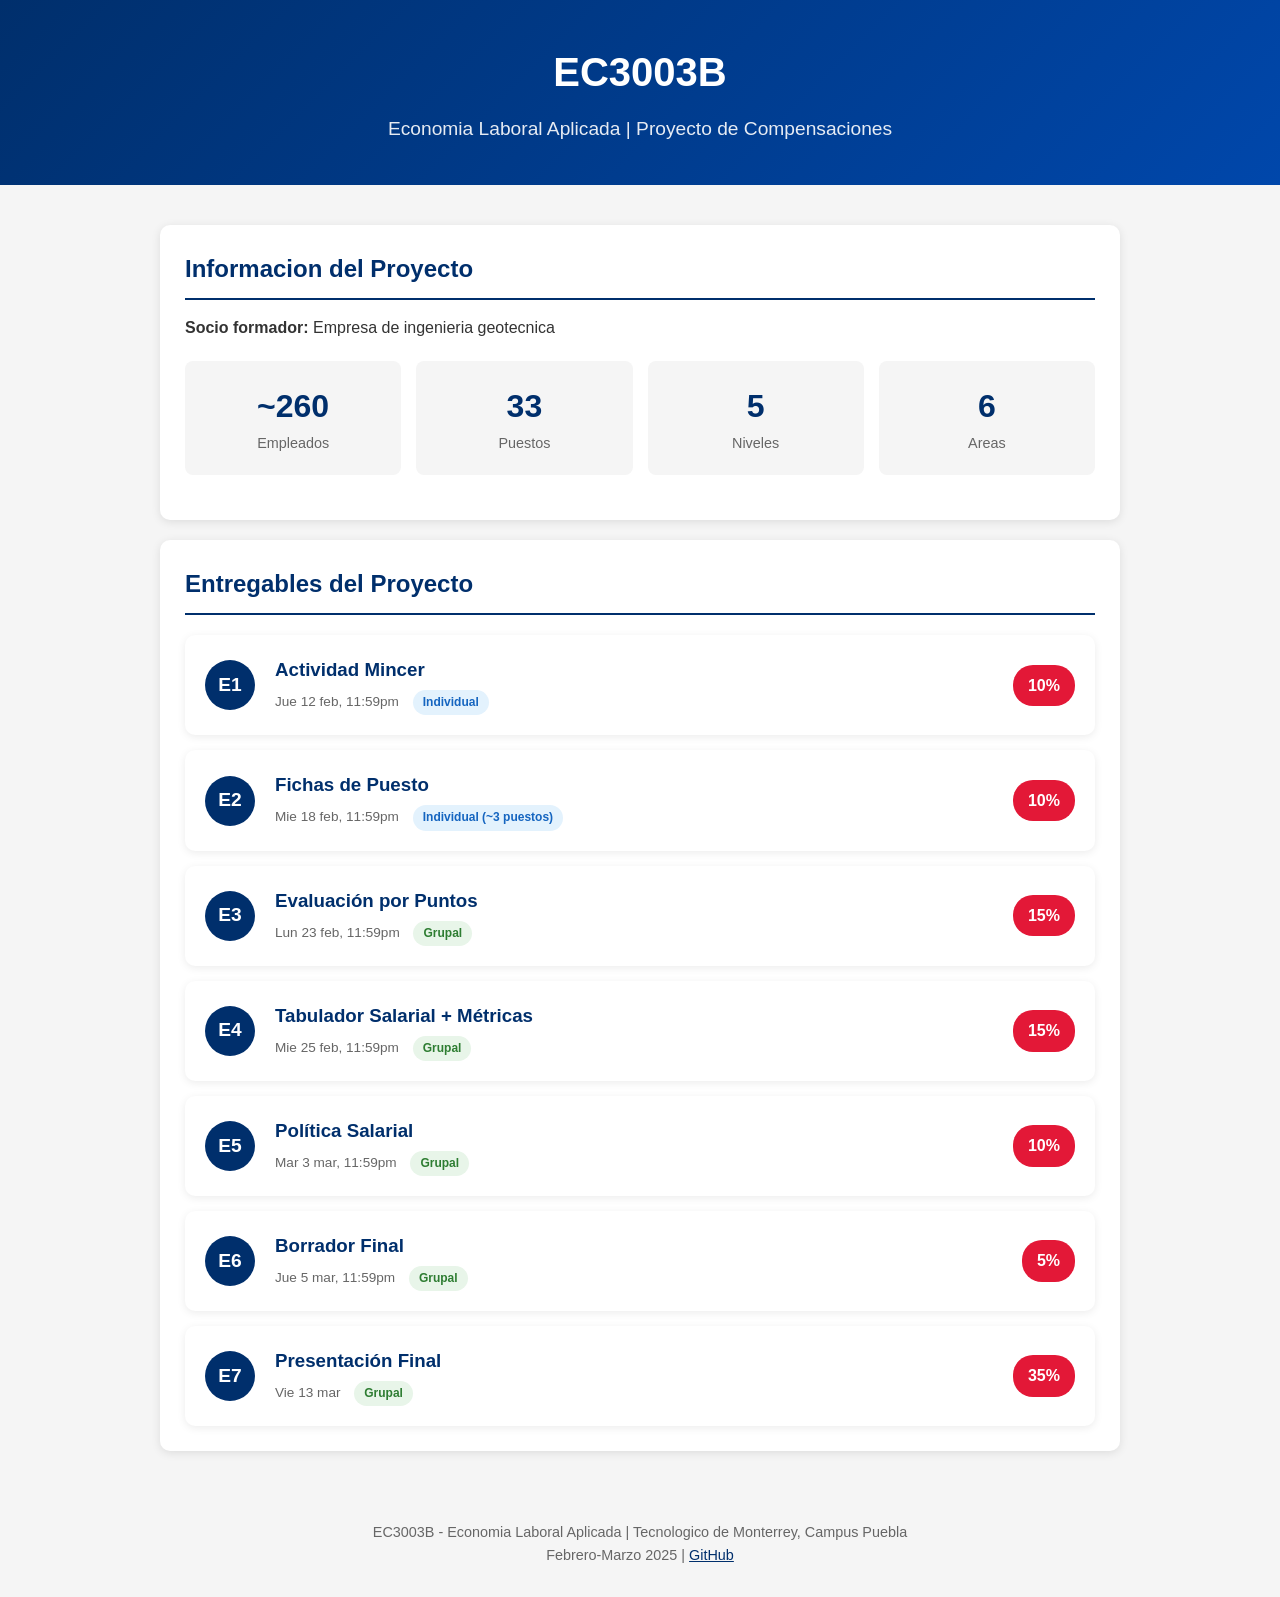
<file: index.html>
<!DOCTYPE html>
<html lang="es">
<head>
    <meta charset="UTF-8">
    <meta name="viewport" content="width=device-width, initial-scale=1.0">
    <title>EC3003B - Proyecto de Compensaciones</title>
    <style>
        :root {
            --tec-blue: #002F6C;
            --tec-light: #0047AB;
            --accent: #E31837;
            --gray: #f5f5f5;
            --dark: #333;
        }

        * {
            box-sizing: border-box;
            margin: 0;
            padding: 0;
        }

        body {
            font-family: -apple-system, BlinkMacSystemFont, 'Segoe UI', Roboto, sans-serif;
            line-height: 1.6;
            color: var(--dark);
            background: var(--gray);
        }

        header {
            background: linear-gradient(135deg, var(--tec-blue), var(--tec-light));
            color: white;
            padding: 40px 20px;
            text-align: center;
        }

        header h1 {
            font-size: 2.5rem;
            margin-bottom: 10px;
        }

        header p {
            font-size: 1.2rem;
            opacity: 0.9;
        }

        .container {
            max-width: 1000px;
            margin: 0 auto;
            padding: 20px;
        }

        .info-box {
            background: white;
            border-radius: 10px;
            padding: 25px;
            margin: 20px 0;
            box-shadow: 0 2px 10px rgba(0,0,0,0.1);
        }

        .info-box h2 {
            color: var(--tec-blue);
            border-bottom: 2px solid var(--tec-blue);
            padding-bottom: 10px;
            margin-bottom: 15px;
        }

        .stats {
            display: grid;
            grid-template-columns: repeat(auto-fit, minmax(150px, 1fr));
            gap: 15px;
            margin: 20px 0;
        }

        .stat {
            background: var(--gray);
            padding: 20px;
            border-radius: 8px;
            text-align: center;
        }

        .stat-number {
            font-size: 2rem;
            font-weight: bold;
            color: var(--tec-blue);
        }

        .stat-label {
            font-size: 0.9rem;
            color: #666;
        }

        .entregables {
            display: grid;
            gap: 15px;
            margin-top: 20px;
        }

        .entregable {
            background: white;
            border-radius: 10px;
            padding: 20px;
            box-shadow: 0 2px 8px rgba(0,0,0,0.08);
            display: flex;
            align-items: center;
            gap: 20px;
            transition: transform 0.2s, box-shadow 0.2s;
        }

        .entregable:hover {
            transform: translateY(-3px);
            box-shadow: 0 4px 15px rgba(0,0,0,0.15);
        }

        .entregable-num {
            background: var(--tec-blue);
            color: white;
            width: 50px;
            height: 50px;
            border-radius: 50%;
            display: flex;
            align-items: center;
            justify-content: center;
            font-weight: bold;
            font-size: 1.2rem;
            flex-shrink: 0;
        }

        .entregable-info {
            flex-grow: 1;
        }

        .entregable-info h3 {
            margin-bottom: 5px;
        }

        .entregable-info h3 a {
            color: var(--tec-blue);
            text-decoration: none;
        }

        .entregable-info h3 a:hover {
            text-decoration: underline;
        }

        .entregable-meta {
            font-size: 0.85rem;
            color: #666;
        }

        .badge {
            display: inline-block;
            padding: 3px 10px;
            border-radius: 15px;
            font-size: 0.75rem;
            font-weight: 600;
            margin-left: 10px;
        }

        .badge-individual {
            background: #e3f2fd;
            color: #1565c0;
        }

        .badge-grupal {
            background: #e8f5e9;
            color: #2e7d32;
        }

        .peso {
            background: var(--accent);
            color: white;
            padding: 8px 15px;
            border-radius: 20px;
            font-weight: bold;
            flex-shrink: 0;
        }

        table {
            width: 100%;
            border-collapse: collapse;
            margin: 15px 0;
            font-size: 0.9rem;
        }

        th, td {
            padding: 12px;
            text-align: left;
            border-bottom: 1px solid #ddd;
        }

        th {
            background: var(--tec-blue);
            color: white;
        }

        tr:hover {
            background: #f9f9f9;
        }

        .área-header {
            background: var(--gray);
            font-weight: bold;
        }

        .check {
            color: #2e7d32;
        }

        .cross {
            color: var(--accent);
        }

        footer {
            text-align: center;
            padding: 30px;
            color: #666;
            font-size: 0.9rem;
        }

        footer a {
            color: var(--tec-blue);
        }
    </style>
</head>
<body>
    <header>
        <h1>EC3003B</h1>
        <p>Economia Laboral Aplicada | Proyecto de Compensaciones</p>
    </header>

    <div class="container">
        <div class="info-box">
            <h2>Informacion del Proyecto</h2>
            <p><strong>Socio formador:</strong> Empresa de ingenieria geotecnica</p>

            <div class="stats">
                <div class="stat">
                    <div class="stat-number">~260</div>
                    <div class="stat-label">Empleados</div>
                </div>
                <div class="stat">
                    <div class="stat-number">33</div>
                    <div class="stat-label">Puestos</div>
                </div>
                <div class="stat">
                    <div class="stat-number">5</div>
                    <div class="stat-label">Niveles</div>
                </div>
                <div class="stat">
                    <div class="stat-number">6</div>
                    <div class="stat-label">Areas</div>
                </div>
            </div>
        </div>

        <div class="info-box">
            <h2>Entregables del Proyecto</h2>

            <div class="entregables">
                <div class="entregable">
                    <div class="entregable-num">E1</div>
                    <div class="entregable-info">
                        <h3><a href="E1_actividad_mincer.html">Actividad Mincer</a></h3>
                        <div class="entregable-meta">
                            Jue 12 feb, 11:59pm
                            <span class="badge badge-individual">Individual</span>
                        </div>
                    </div>
                    <div class="peso">10%</div>
                </div>

                <div class="entregable">
                    <div class="entregable-num">E2</div>
                    <div class="entregable-info">
                        <h3><a href="E2_fichas_puesto.html">Fichas de Puesto</a></h3>
                        <div class="entregable-meta">
                            Mie 18 feb, 11:59pm
                            <span class="badge badge-individual">Individual (~3 puestos)</span>
                        </div>
                    </div>
                    <div class="peso">10%</div>
                </div>

                <div class="entregable">
                    <div class="entregable-num">E3</div>
                    <div class="entregable-info">
                        <h3><a href="E3_evaluacion_puntos.html">Evaluación por Puntos</a></h3>
                        <div class="entregable-meta">
                            Lun 23 feb, 11:59pm
                            <span class="badge badge-grupal">Grupal</span>
                        </div>
                    </div>
                    <div class="peso">15%</div>
                </div>

                <div class="entregable">
                    <div class="entregable-num">E4</div>
                    <div class="entregable-info">
                        <h3><a href="E4_tabulador_salarial.html">Tabulador Salarial + Métricas</a></h3>
                        <div class="entregable-meta">
                            Mie 25 feb, 11:59pm
                            <span class="badge badge-grupal">Grupal</span>
                        </div>
                    </div>
                    <div class="peso">15%</div>
                </div>

                <div class="entregable">
                    <div class="entregable-num">E5</div>
                    <div class="entregable-info">
                        <h3><a href="E5_politica_salarial.html">Política Salarial</a></h3>
                        <div class="entregable-meta">
                            Mar 3 mar, 11:59pm
                            <span class="badge badge-grupal">Grupal</span>
                        </div>
                    </div>
                    <div class="peso">10%</div>
                </div>

                <div class="entregable">
                    <div class="entregable-num">E6</div>
                    <div class="entregable-info">
                        <h3><a href="E6_borrador_final.html">Borrador Final</a></h3>
                        <div class="entregable-meta">
                            Jue 5 mar, 11:59pm
                            <span class="badge badge-grupal">Grupal</span>
                        </div>
                    </div>
                    <div class="peso">5%</div>
                </div>

                <div class="entregable">
                    <div class="entregable-num">E7</div>
                    <div class="entregable-info">
                        <h3><a href="E7_presentacion_final.html">Presentación Final</a></h3>
                        <div class="entregable-meta">
                            Vie 13 mar
                            <span class="badge badge-grupal">Grupal</span>
                        </div>
                    </div>
                    <div class="peso">35%</div>
                </div>
            </div>
        </div>

    </div>

    <footer>
        <p>EC3003B - Economia Laboral Aplicada | Tecnologico de Monterrey, Campus Puebla</p>
        <p>Febrero-Marzo 2025 | <a href="https://github.com/diegoacanales/EC3003B">GitHub</a></p>
    </footer>
</body>
</html>
</file>
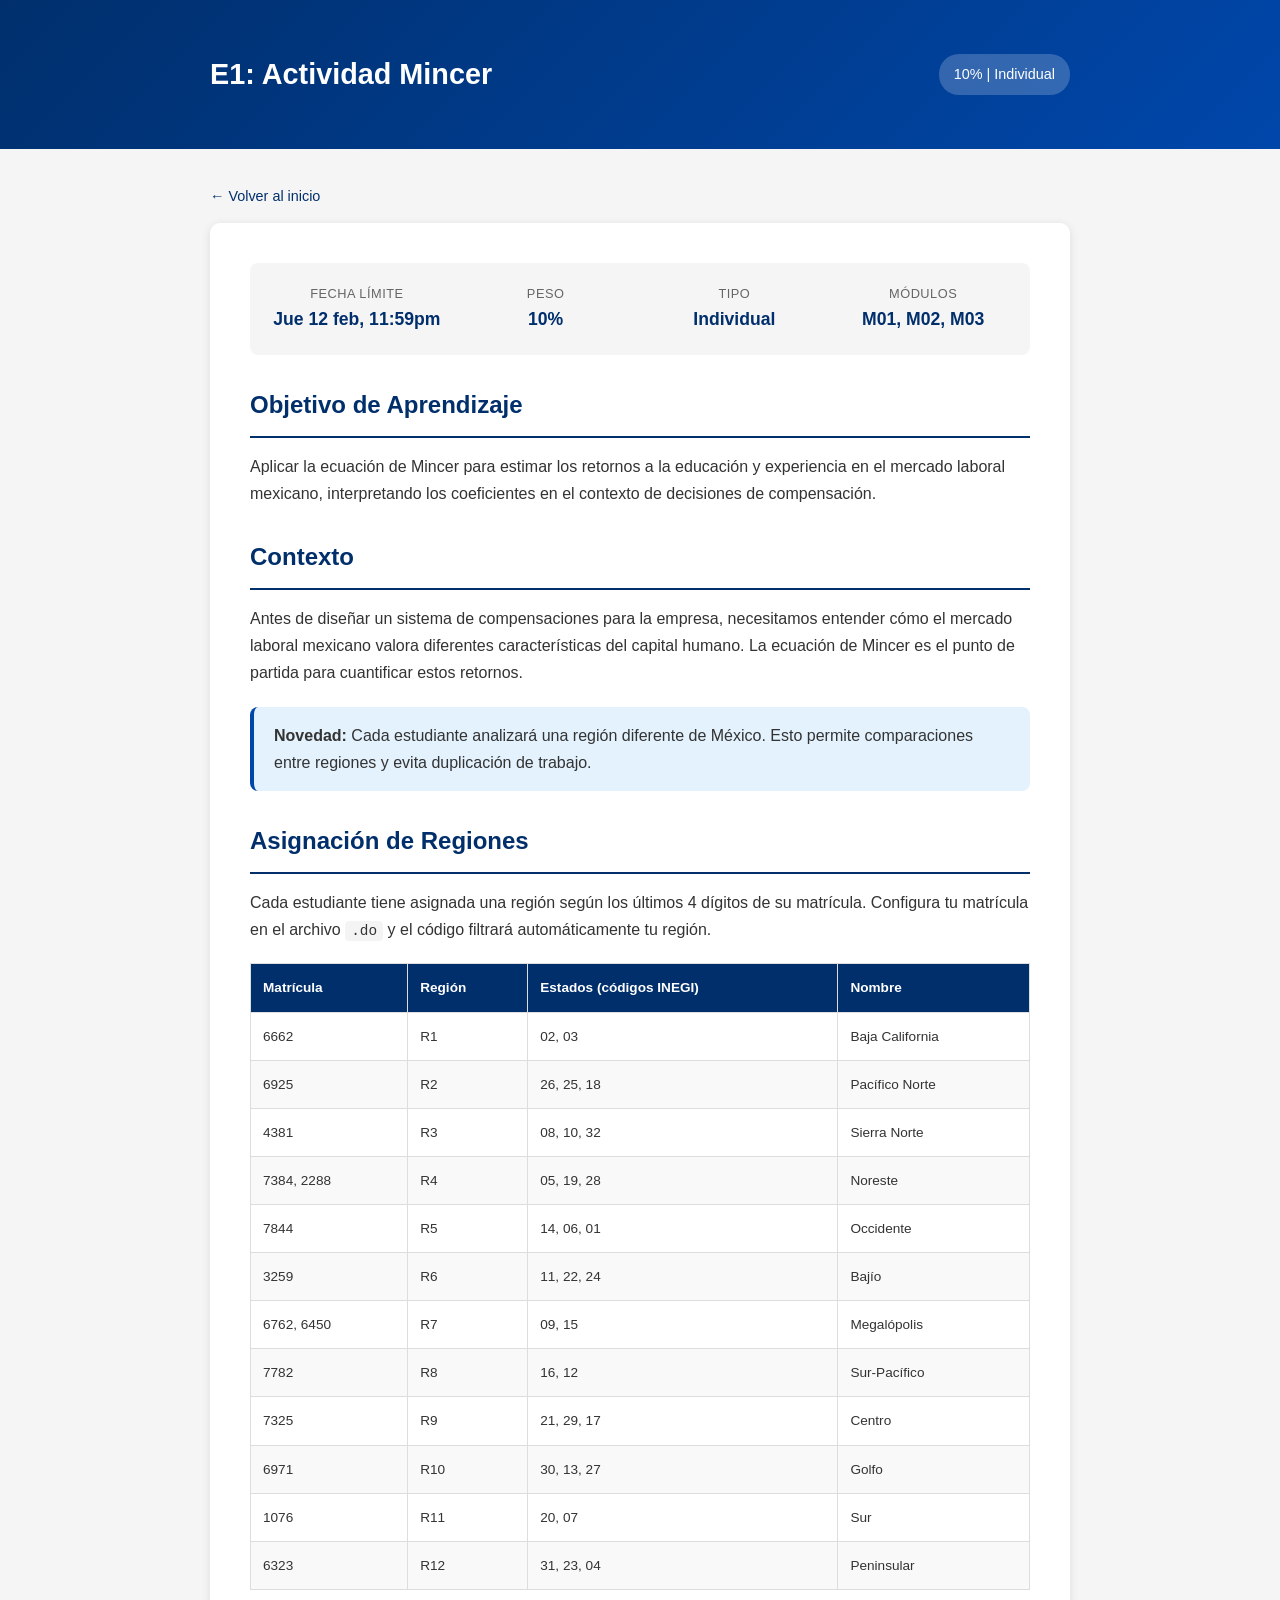
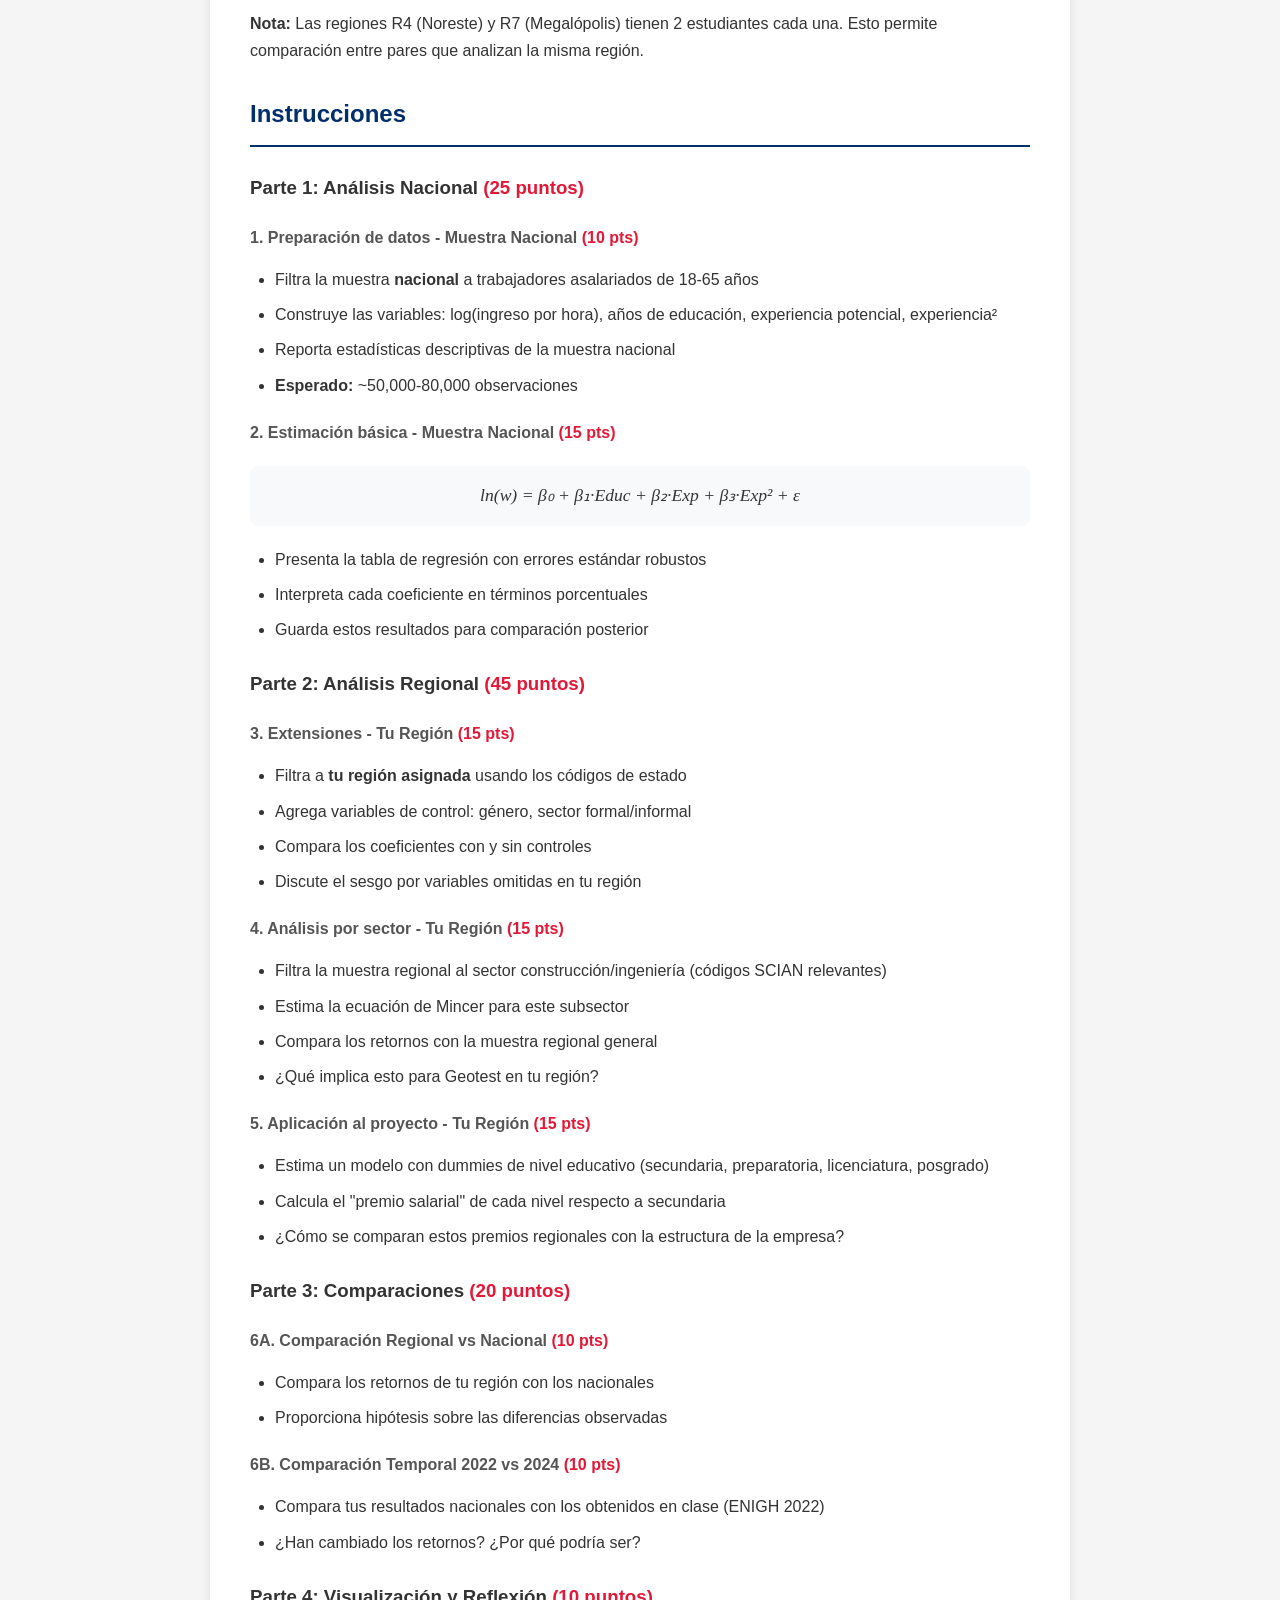
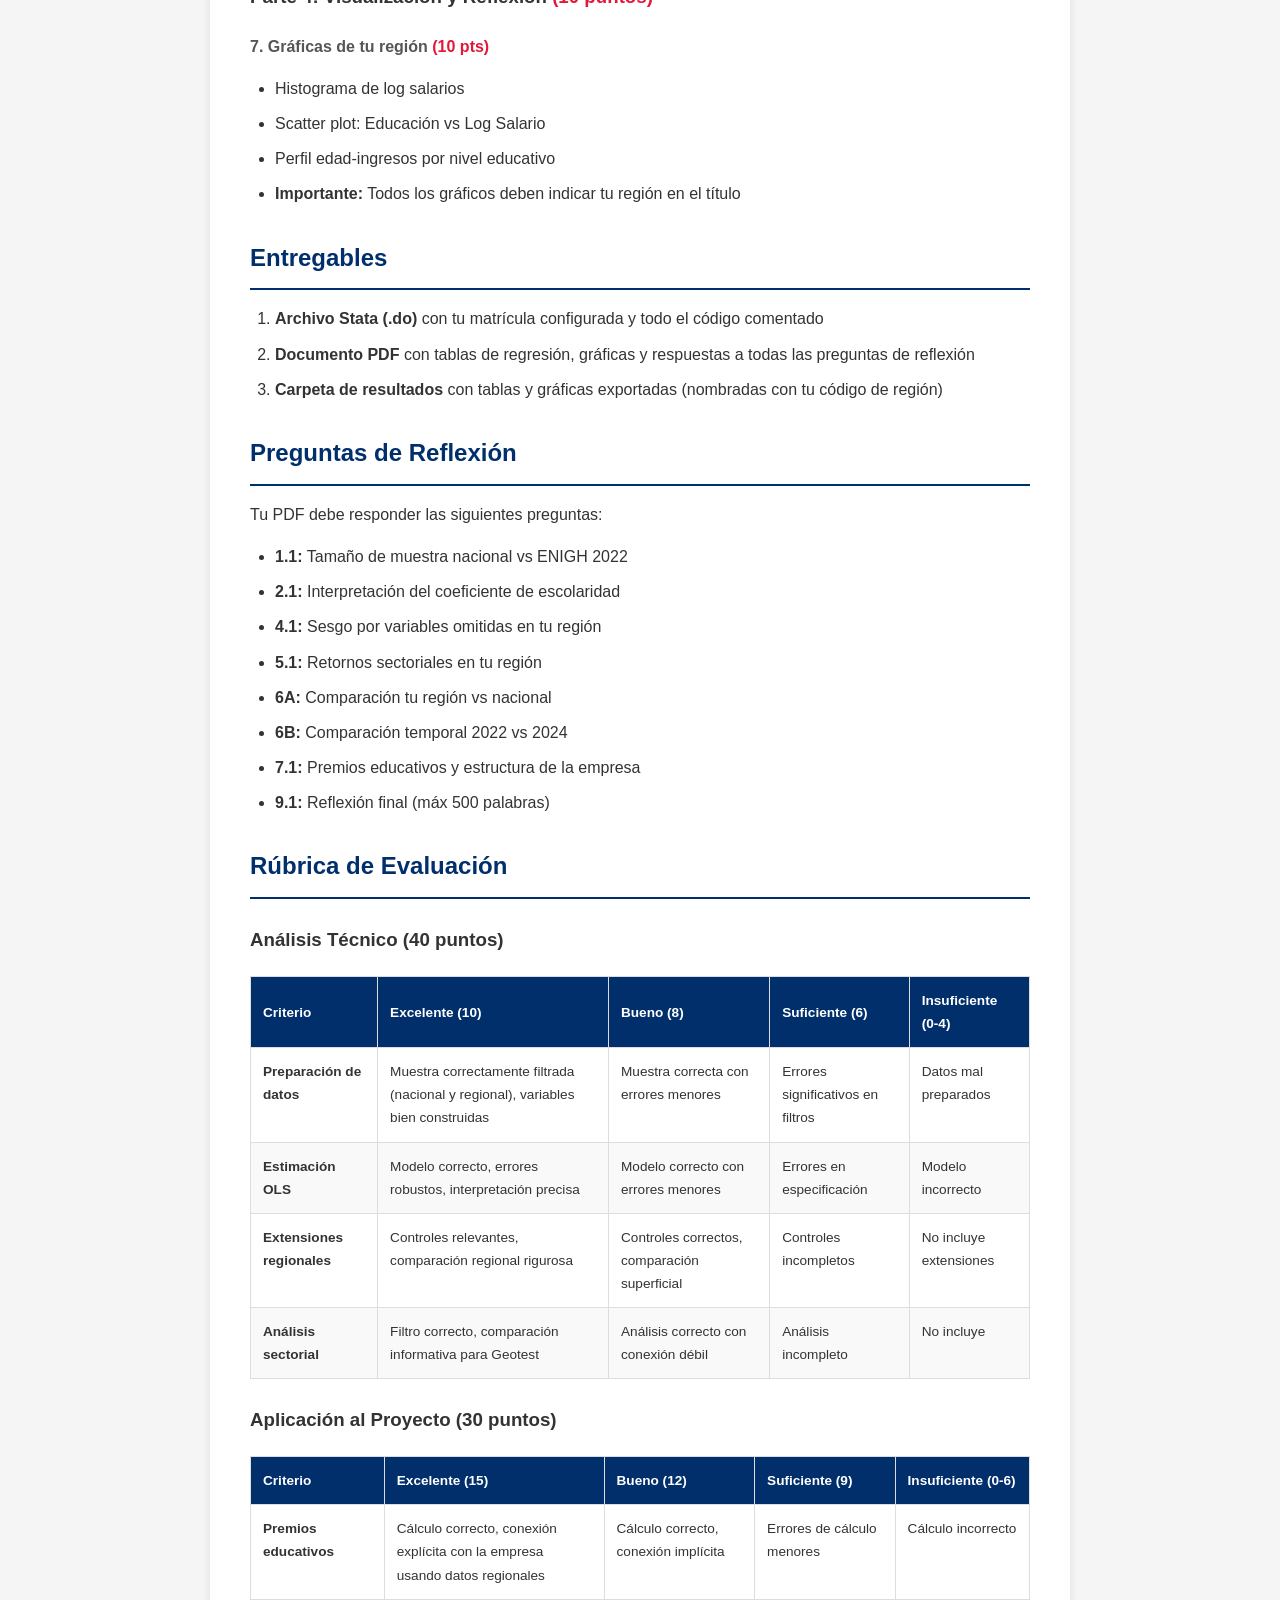
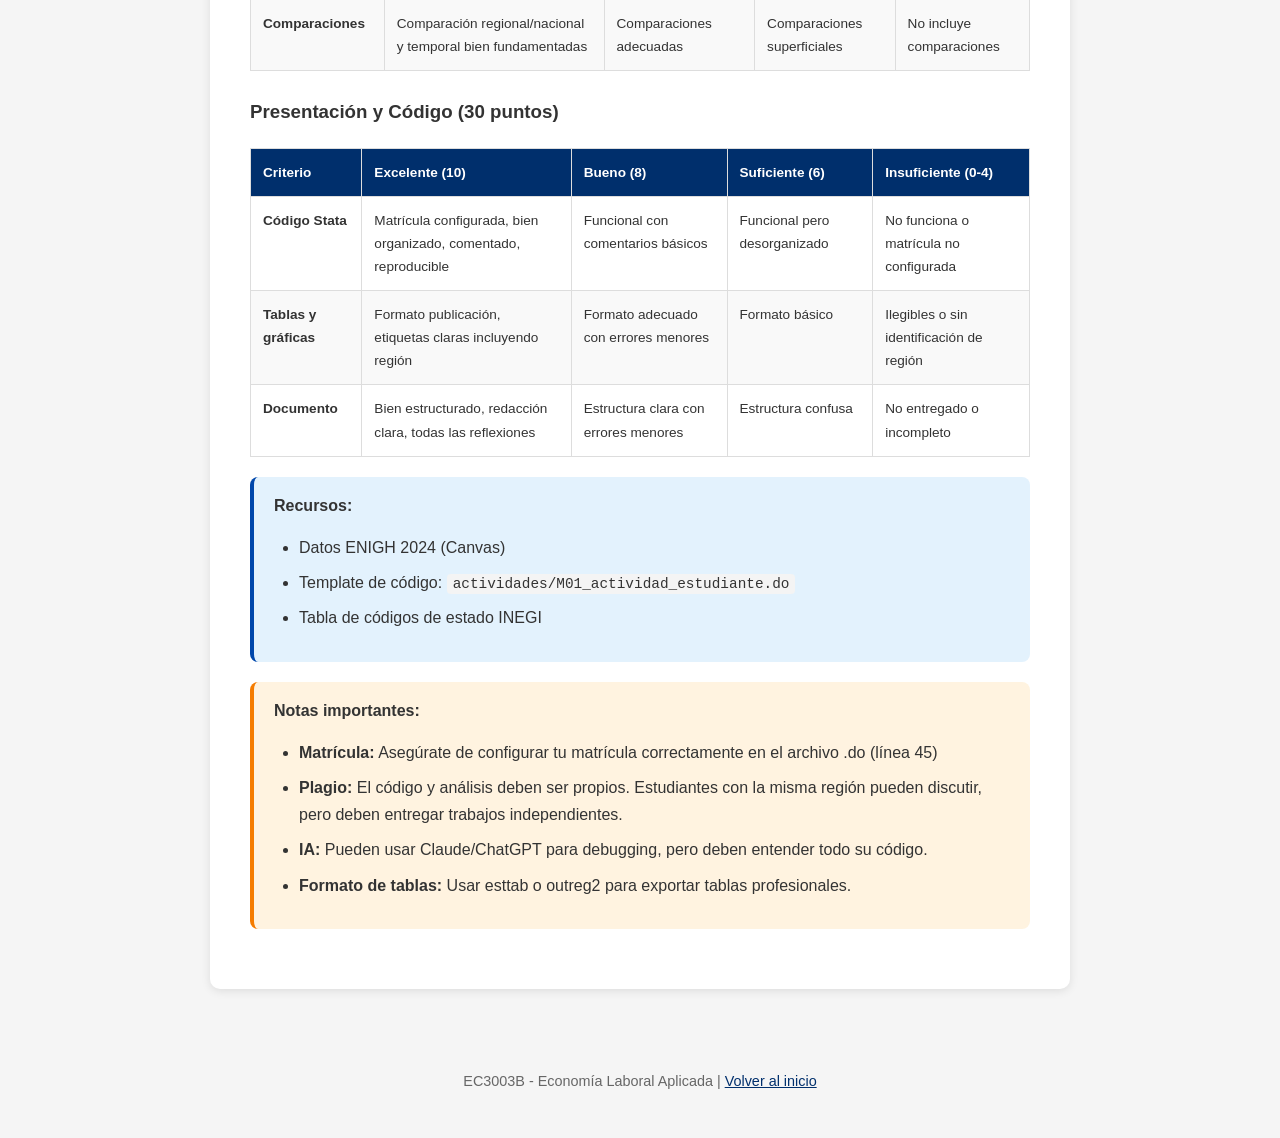
<file: E1_actividad_mincer.html>
<!DOCTYPE html>
<html lang="es">
<head>
    <meta charset="UTF-8">
    <meta name="viewport" content="width=device-width, initial-scale=1.0">
    <title>E1: Actividad Mincer | EC3003B</title>
    <link rel="stylesheet" href="style.css">
</head>
<body>
    <header>
        <div class="container">
            <h1>E1: Actividad Mincer</h1>
            <span class="badge">10% | Individual</span>
        </div>
    </header>

    <div class="container">
        <div class="breadcrumb">
            <a href="index.html">← Volver al inicio</a>
        </div>

        <div class="content">
            <div class="meta-box">
                <div class="meta-item">
                    <div class="meta-label">Fecha límite</div>
                    <div class="meta-value">Jue 12 feb, 11:59pm</div>
                </div>
                <div class="meta-item">
                    <div class="meta-label">Peso</div>
                    <div class="meta-value">10%</div>
                </div>
                <div class="meta-item">
                    <div class="meta-label">Tipo</div>
                    <div class="meta-value">Individual</div>
                </div>
                <div class="meta-item">
                    <div class="meta-label">Módulos</div>
                    <div class="meta-value">M01, M02, M03</div>
                </div>
            </div>

            <h2>Objetivo de Aprendizaje</h2>
            <p>Aplicar la ecuación de Mincer para estimar los retornos a la educación y experiencia en el mercado laboral mexicano, interpretando los coeficientes en el contexto de decisiones de compensación.</p>

            <h2>Contexto</h2>
            <p>Antes de diseñar un sistema de compensaciones para la empresa, necesitamos entender cómo el mercado laboral mexicano valora diferentes características del capital humano. La ecuación de Mincer es el punto de partida para cuantificar estos retornos.</p>

            <div class="alert alert-info">
                <strong>Novedad:</strong> Cada estudiante analizará una región diferente de México. Esto permite comparaciones entre regiones y evita duplicación de trabajo.
            </div>

            <h2>Asignación de Regiones</h2>

            <p>Cada estudiante tiene asignada una región según los últimos 4 dígitos de su matrícula. Configura tu matrícula en el archivo <code>.do</code> y el código filtrará automáticamente tu región.</p>

            <table class="rubric-table">
                <thead>
                    <tr>
                        <th>Matrícula</th>
                        <th>Región</th>
                        <th>Estados (códigos INEGI)</th>
                        <th>Nombre</th>
                    </tr>
                </thead>
                <tbody>
                    <tr><td>6662</td><td>R1</td><td>02, 03</td><td>Baja California</td></tr>
                    <tr><td>6925</td><td>R2</td><td>26, 25, 18</td><td>Pacífico Norte</td></tr>
                    <tr><td>4381</td><td>R3</td><td>08, 10, 32</td><td>Sierra Norte</td></tr>
                    <tr><td>7384, 2288</td><td>R4</td><td>05, 19, 28</td><td>Noreste</td></tr>
                    <tr><td>7844</td><td>R5</td><td>14, 06, 01</td><td>Occidente</td></tr>
                    <tr><td>3259</td><td>R6</td><td>11, 22, 24</td><td>Bajío</td></tr>
                    <tr><td>6762, 6450</td><td>R7</td><td>09, 15</td><td>Megalópolis</td></tr>
                    <tr><td>7782</td><td>R8</td><td>16, 12</td><td>Sur-Pacífico</td></tr>
                    <tr><td>7325</td><td>R9</td><td>21, 29, 17</td><td>Centro</td></tr>
                    <tr><td>6971</td><td>R10</td><td>30, 13, 27</td><td>Golfo</td></tr>
                    <tr><td>1076</td><td>R11</td><td>20, 07</td><td>Sur</td></tr>
                    <tr><td>6323</td><td>R12</td><td>31, 23, 04</td><td>Peninsular</td></tr>
                </tbody>
            </table>

            <p><strong>Nota:</strong> Las regiones R4 (Noreste) y R7 (Megalópolis) tienen 2 estudiantes cada una. Esto permite comparación entre pares que analizan la misma región.</p>

            <h2>Instrucciones</h2>

            <h3>Parte 1: Análisis Nacional <span class="pts">(25 puntos)</span></h3>

            <h4>1. Preparación de datos - Muestra Nacional <span class="pts">(10 pts)</span></h4>
            <ul>
                <li>Filtra la muestra <strong>nacional</strong> a trabajadores asalariados de 18-65 años</li>
                <li>Construye las variables: log(ingreso por hora), años de educación, experiencia potencial, experiencia²</li>
                <li>Reporta estadísticas descriptivas de la muestra nacional</li>
                <li><strong>Esperado:</strong> ~50,000-80,000 observaciones</li>
            </ul>

            <h4>2. Estimación básica - Muestra Nacional <span class="pts">(15 pts)</span></h4>
            <div class="formula">
                ln(w) = β₀ + β₁·Educ + β₂·Exp + β₃·Exp² + ε
            </div>
            <ul>
                <li>Presenta la tabla de regresión con errores estándar robustos</li>
                <li>Interpreta cada coeficiente en términos porcentuales</li>
                <li>Guarda estos resultados para comparación posterior</li>
            </ul>

            <h3>Parte 2: Análisis Regional <span class="pts">(45 puntos)</span></h3>

            <h4>3. Extensiones - Tu Región <span class="pts">(15 pts)</span></h4>
            <ul>
                <li>Filtra a <strong>tu región asignada</strong> usando los códigos de estado</li>
                <li>Agrega variables de control: género, sector formal/informal</li>
                <li>Compara los coeficientes con y sin controles</li>
                <li>Discute el sesgo por variables omitidas en tu región</li>
            </ul>

            <h4>4. Análisis por sector - Tu Región <span class="pts">(15 pts)</span></h4>
            <ul>
                <li>Filtra la muestra regional al sector construcción/ingeniería (códigos SCIAN relevantes)</li>
                <li>Estima la ecuación de Mincer para este subsector</li>
                <li>Compara los retornos con la muestra regional general</li>
                <li>¿Qué implica esto para Geotest en tu región?</li>
            </ul>

            <h4>5. Aplicación al proyecto - Tu Región <span class="pts">(15 pts)</span></h4>
            <ul>
                <li>Estima un modelo con dummies de nivel educativo (secundaria, preparatoria, licenciatura, posgrado)</li>
                <li>Calcula el "premio salarial" de cada nivel respecto a secundaria</li>
                <li>¿Cómo se comparan estos premios regionales con la estructura de la empresa?</li>
            </ul>

            <h3>Parte 3: Comparaciones <span class="pts">(20 puntos)</span></h3>

            <h4>6A. Comparación Regional vs Nacional <span class="pts">(10 pts)</span></h4>
            <ul>
                <li>Compara los retornos de tu región con los nacionales</li>
                <li>Proporciona hipótesis sobre las diferencias observadas</li>
            </ul>

            <h4>6B. Comparación Temporal 2022 vs 2024 <span class="pts">(10 pts)</span></h4>
            <ul>
                <li>Compara tus resultados nacionales con los obtenidos en clase (ENIGH 2022)</li>
                <li>¿Han cambiado los retornos? ¿Por qué podría ser?</li>
            </ul>

            <h3>Parte 4: Visualización y Reflexión <span class="pts">(10 puntos)</span></h3>

            <h4>7. Gráficas de tu región <span class="pts">(10 pts)</span></h4>
            <ul>
                <li>Histograma de log salarios</li>
                <li>Scatter plot: Educación vs Log Salario</li>
                <li>Perfil edad-ingresos por nivel educativo</li>
                <li><strong>Importante:</strong> Todos los gráficos deben indicar tu región en el título</li>
            </ul>

            <h2>Entregables</h2>
            <ol>
                <li><strong>Archivo Stata (.do)</strong> con tu matrícula configurada y todo el código comentado</li>
                <li><strong>Documento PDF</strong> con tablas de regresión, gráficas y respuestas a todas las preguntas de reflexión</li>
                <li><strong>Carpeta de resultados</strong> con tablas y gráficas exportadas (nombradas con tu código de región)</li>
            </ol>

            <h2>Preguntas de Reflexión</h2>
            <p>Tu PDF debe responder las siguientes preguntas:</p>
            <ul>
                <li><strong>1.1:</strong> Tamaño de muestra nacional vs ENIGH 2022</li>
                <li><strong>2.1:</strong> Interpretación del coeficiente de escolaridad</li>
                <li><strong>4.1:</strong> Sesgo por variables omitidas en tu región</li>
                <li><strong>5.1:</strong> Retornos sectoriales en tu región</li>
                <li><strong>6A:</strong> Comparación tu región vs nacional</li>
                <li><strong>6B:</strong> Comparación temporal 2022 vs 2024</li>
                <li><strong>7.1:</strong> Premios educativos y estructura de la empresa</li>
                <li><strong>9.1:</strong> Reflexión final (máx 500 palabras)</li>
            </ul>

            <h2>Rúbrica de Evaluación</h2>

            <h3>Análisis Técnico (40 puntos)</h3>
            <table class="rubric-table">
                <thead>
                    <tr>
                        <th>Criterio</th>
                        <th>Excelente (10)</th>
                        <th>Bueno (8)</th>
                        <th>Suficiente (6)</th>
                        <th>Insuficiente (0-4)</th>
                    </tr>
                </thead>
                <tbody>
                    <tr>
                        <td><strong>Preparación de datos</strong></td>
                        <td>Muestra correctamente filtrada (nacional y regional), variables bien construidas</td>
                        <td>Muestra correcta con errores menores</td>
                        <td>Errores significativos en filtros</td>
                        <td>Datos mal preparados</td>
                    </tr>
                    <tr>
                        <td><strong>Estimación OLS</strong></td>
                        <td>Modelo correcto, errores robustos, interpretación precisa</td>
                        <td>Modelo correcto con errores menores</td>
                        <td>Errores en especificación</td>
                        <td>Modelo incorrecto</td>
                    </tr>
                    <tr>
                        <td><strong>Extensiones regionales</strong></td>
                        <td>Controles relevantes, comparación regional rigurosa</td>
                        <td>Controles correctos, comparación superficial</td>
                        <td>Controles incompletos</td>
                        <td>No incluye extensiones</td>
                    </tr>
                    <tr>
                        <td><strong>Análisis sectorial</strong></td>
                        <td>Filtro correcto, comparación informativa para Geotest</td>
                        <td>Análisis correcto con conexión débil</td>
                        <td>Análisis incompleto</td>
                        <td>No incluye</td>
                    </tr>
                </tbody>
            </table>

            <h3>Aplicación al Proyecto (30 puntos)</h3>
            <table class="rubric-table">
                <thead>
                    <tr>
                        <th>Criterio</th>
                        <th>Excelente (15)</th>
                        <th>Bueno (12)</th>
                        <th>Suficiente (9)</th>
                        <th>Insuficiente (0-6)</th>
                    </tr>
                </thead>
                <tbody>
                    <tr>
                        <td><strong>Premios educativos</strong></td>
                        <td>Cálculo correcto, conexión explícita con la empresa usando datos regionales</td>
                        <td>Cálculo correcto, conexión implícita</td>
                        <td>Errores de cálculo menores</td>
                        <td>Cálculo incorrecto</td>
                    </tr>
                    <tr>
                        <td><strong>Comparaciones</strong></td>
                        <td>Comparación regional/nacional y temporal bien fundamentadas</td>
                        <td>Comparaciones adecuadas</td>
                        <td>Comparaciones superficiales</td>
                        <td>No incluye comparaciones</td>
                    </tr>
                </tbody>
            </table>

            <h3>Presentación y Código (30 puntos)</h3>
            <table class="rubric-table">
                <thead>
                    <tr>
                        <th>Criterio</th>
                        <th>Excelente (10)</th>
                        <th>Bueno (8)</th>
                        <th>Suficiente (6)</th>
                        <th>Insuficiente (0-4)</th>
                    </tr>
                </thead>
                <tbody>
                    <tr>
                        <td><strong>Código Stata</strong></td>
                        <td>Matrícula configurada, bien organizado, comentado, reproducible</td>
                        <td>Funcional con comentarios básicos</td>
                        <td>Funcional pero desorganizado</td>
                        <td>No funciona o matrícula no configurada</td>
                    </tr>
                    <tr>
                        <td><strong>Tablas y gráficas</strong></td>
                        <td>Formato publicación, etiquetas claras incluyendo región</td>
                        <td>Formato adecuado con errores menores</td>
                        <td>Formato básico</td>
                        <td>Ilegibles o sin identificación de región</td>
                    </tr>
                    <tr>
                        <td><strong>Documento</strong></td>
                        <td>Bien estructurado, redacción clara, todas las reflexiones</td>
                        <td>Estructura clara con errores menores</td>
                        <td>Estructura confusa</td>
                        <td>No entregado o incompleto</td>
                    </tr>
                </tbody>
            </table>

            <div class="alert alert-info">
                <strong>Recursos:</strong>
                <ul>
                    <li>Datos ENIGH 2024 (Canvas)</li>
                    <li>Template de código: <code>actividades/M01_actividad_estudiante.do</code></li>
                    <li>Tabla de códigos de estado INEGI</li>
                </ul>
            </div>

            <div class="alert alert-warning">
                <strong>Notas importantes:</strong>
                <ul>
                    <li><strong>Matrícula:</strong> Asegúrate de configurar tu matrícula correctamente en el archivo .do (línea 45)</li>
                    <li><strong>Plagio:</strong> El código y análisis deben ser propios. Estudiantes con la misma región pueden discutir, pero deben entregar trabajos independientes.</li>
                    <li><strong>IA:</strong> Pueden usar Claude/ChatGPT para debugging, pero deben entender todo su código.</li>
                    <li><strong>Formato de tablas:</strong> Usar esttab o outreg2 para exportar tablas profesionales.</li>
                </ul>
            </div>
        </div>
    </div>

    <footer>
        <p>EC3003B - Economía Laboral Aplicada | <a href="index.html">Volver al inicio</a></p>
    </footer>
</body>
</html>
</file>
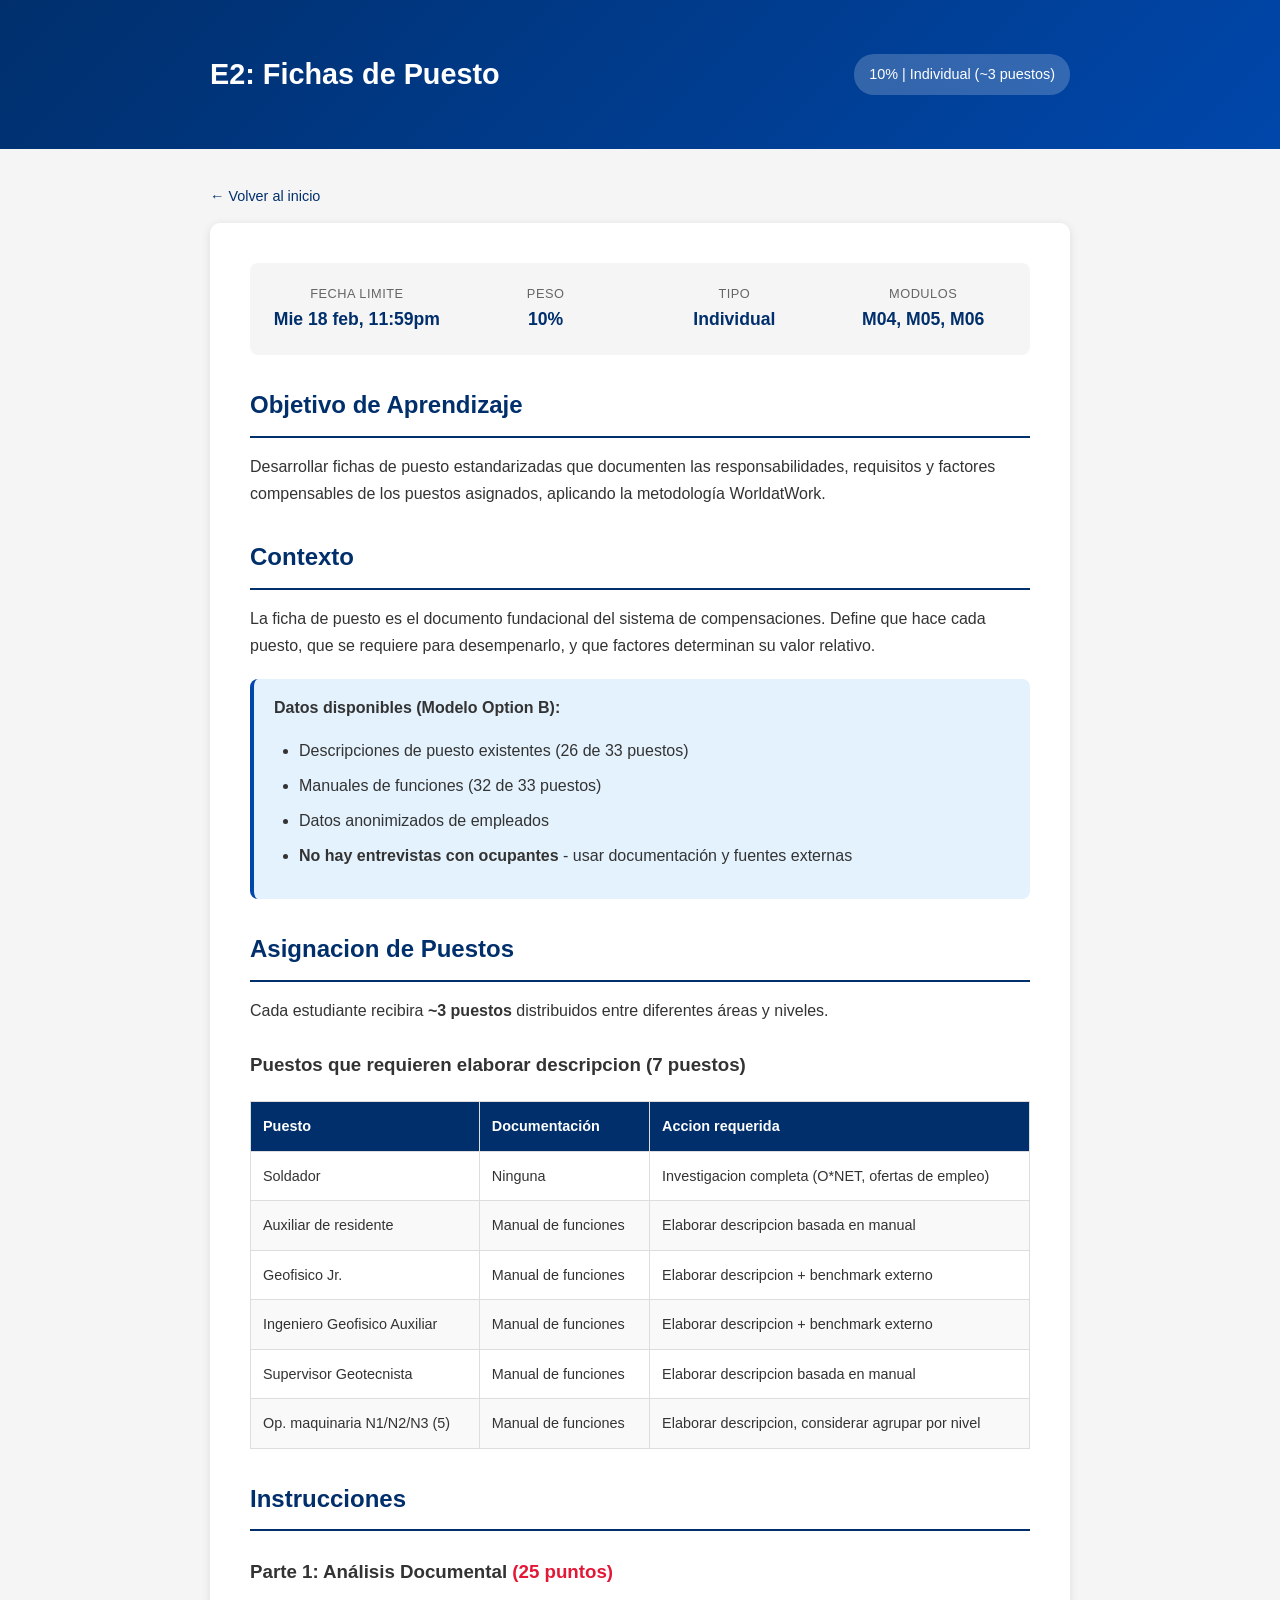
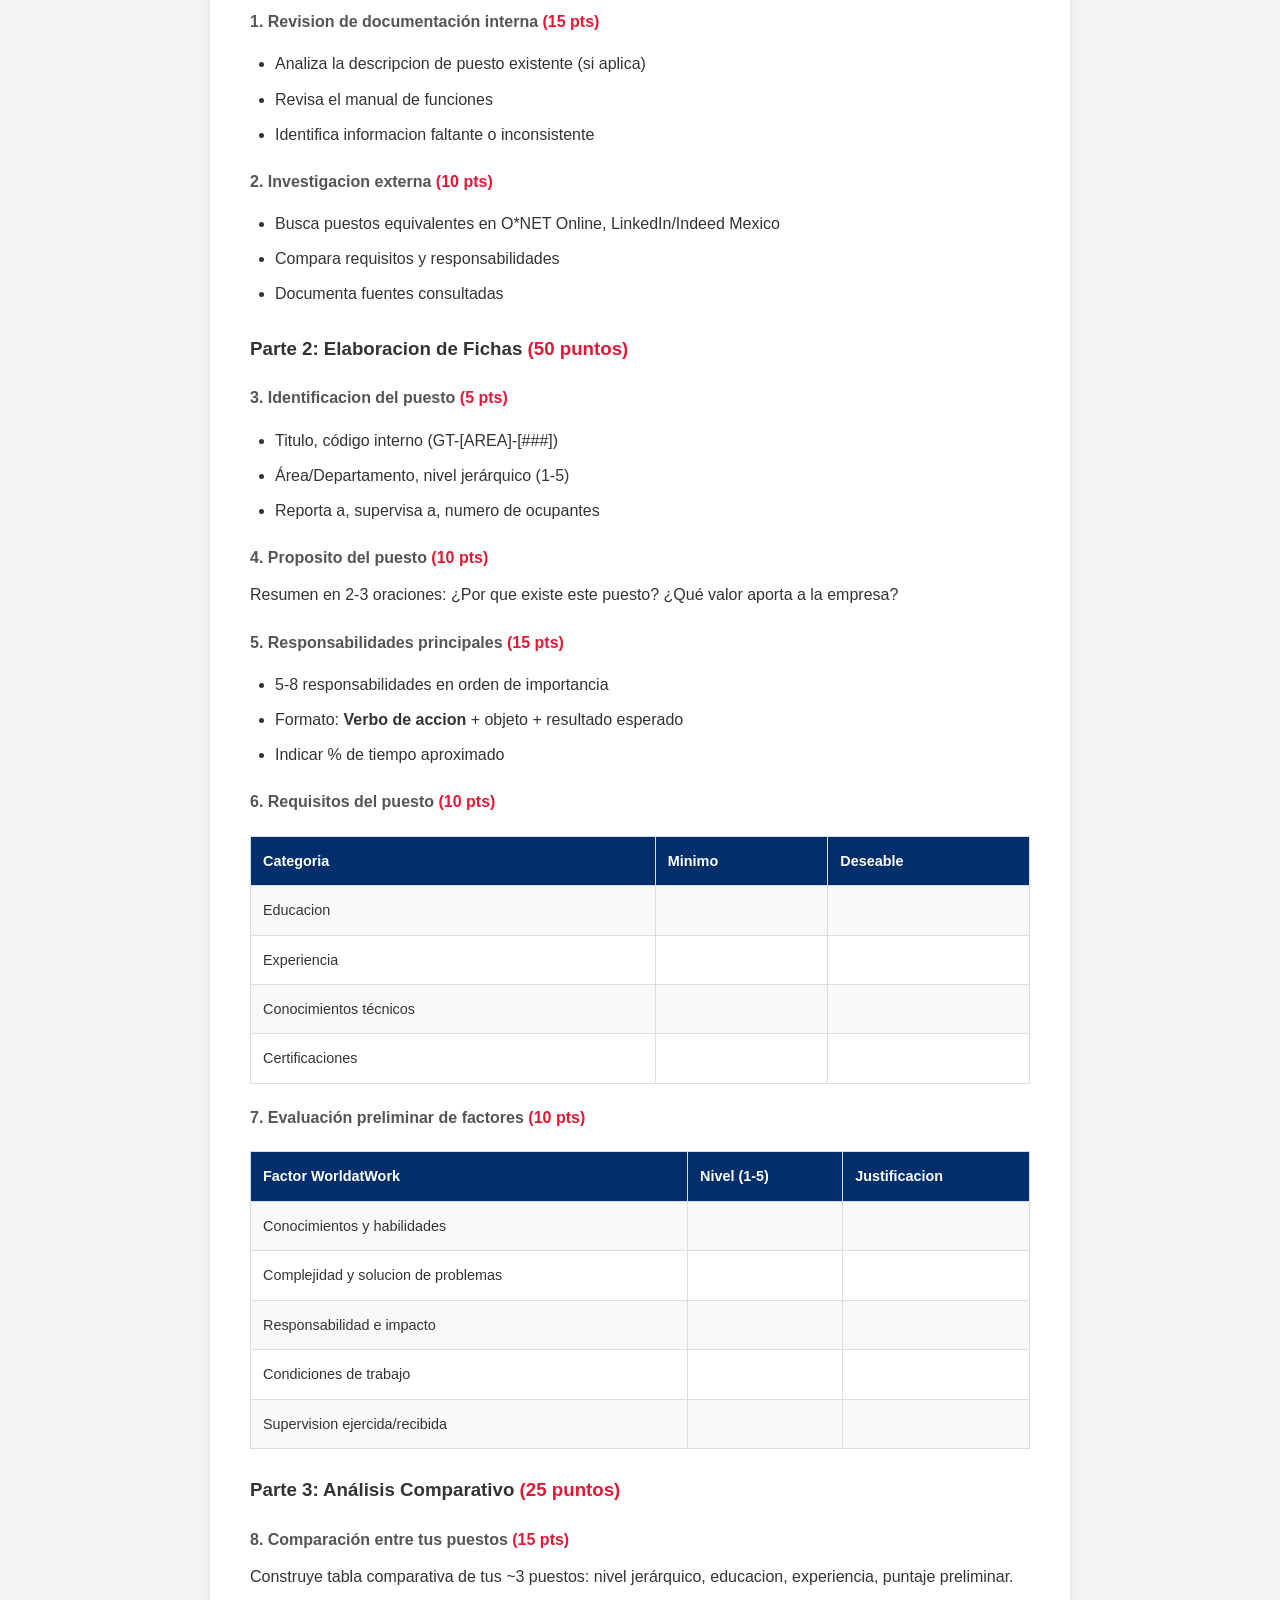
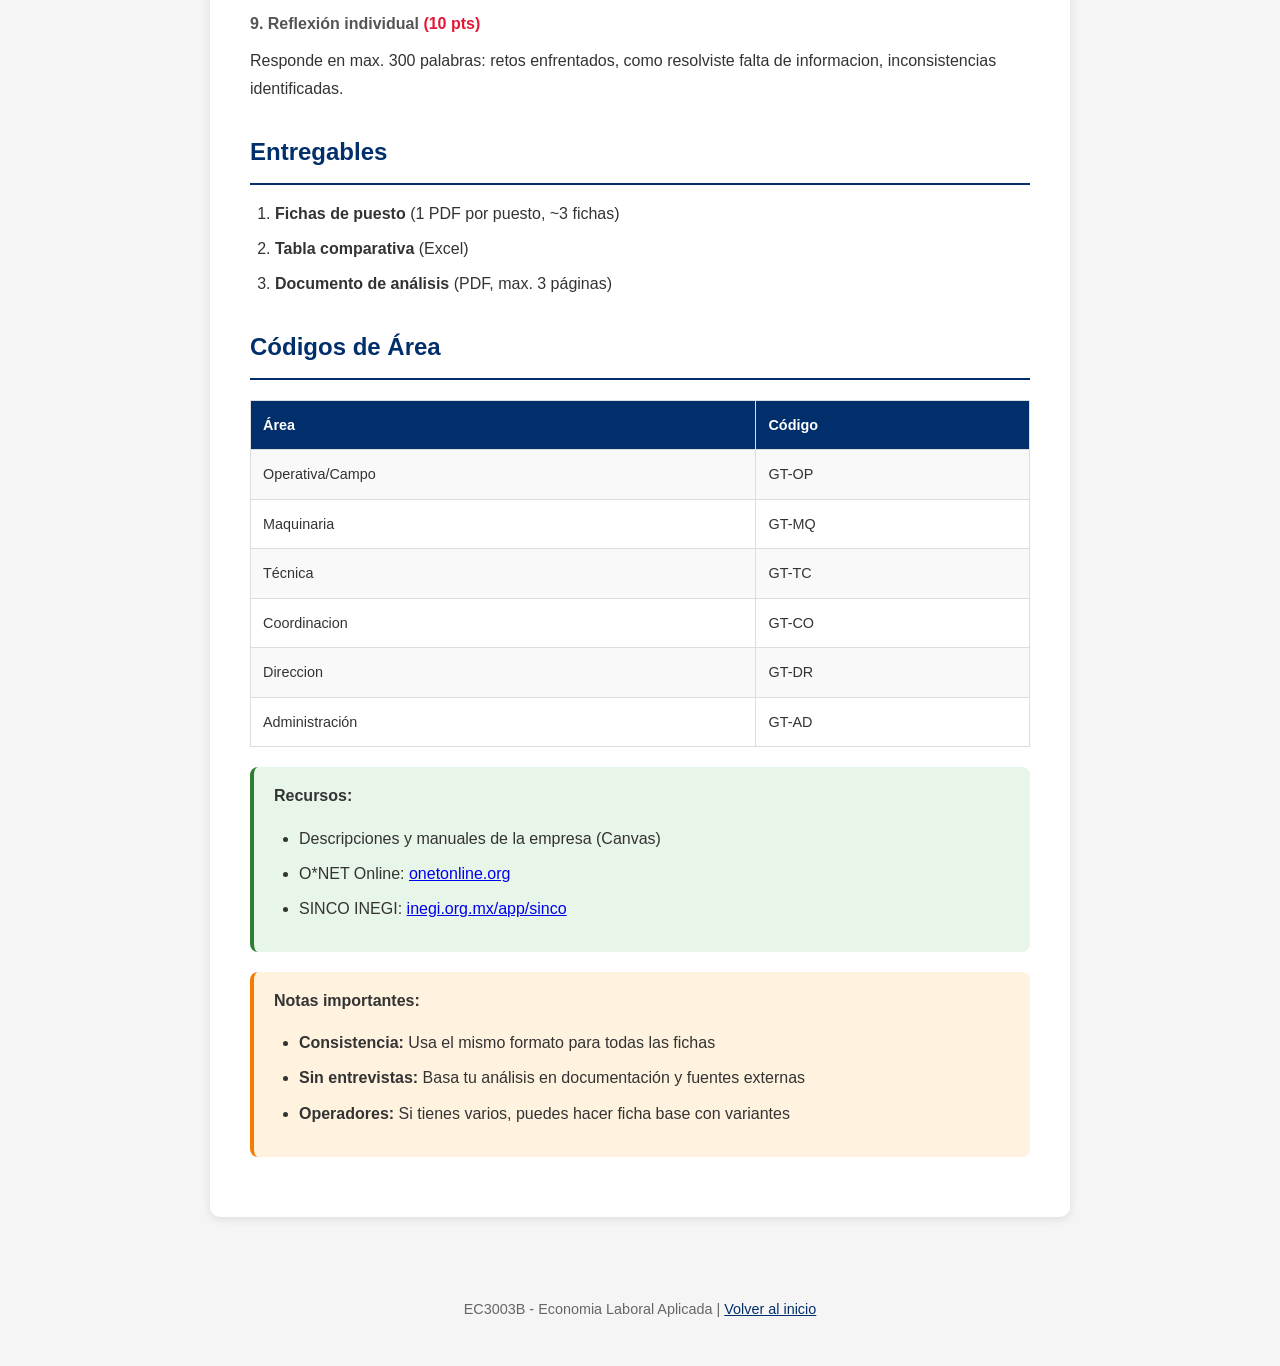
<file: E2_fichas_puesto.html>
<!DOCTYPE html>
<html lang="es">
<head>
    <meta charset="UTF-8">
    <meta name="viewport" content="width=device-width, initial-scale=1.0">
    <title>E2: Fichas de Puesto | EC3003B</title>
    <link rel="stylesheet" href="style.css">
</head>
<body>
    <header>
        <div class="container">
            <h1>E2: Fichas de Puesto</h1>
            <span class="badge">10% | Individual (~3 puestos)</span>
        </div>
    </header>

    <div class="container">
        <div class="breadcrumb">
            <a href="index.html">← Volver al inicio</a>
        </div>

        <div class="content">
            <div class="meta-box">
                <div class="meta-item">
                    <div class="meta-label">Fecha limite</div>
                    <div class="meta-value">Mie 18 feb, 11:59pm</div>
                </div>
                <div class="meta-item">
                    <div class="meta-label">Peso</div>
                    <div class="meta-value">10%</div>
                </div>
                <div class="meta-item">
                    <div class="meta-label">Tipo</div>
                    <div class="meta-value">Individual</div>
                </div>
                <div class="meta-item">
                    <div class="meta-label">Modulos</div>
                    <div class="meta-value">M04, M05, M06</div>
                </div>
            </div>

            <h2>Objetivo de Aprendizaje</h2>
            <p>Desarrollar fichas de puesto estandarizadas que documenten las responsabilidades, requisitos y factores compensables de los puestos asignados, aplicando la metodología WorldatWork.</p>

            <h2>Contexto</h2>
            <p>La ficha de puesto es el documento fundacional del sistema de compensaciones. Define que hace cada puesto, que se requiere para desempenarlo, y que factores determinan su valor relativo.</p>

            <div class="alert alert-info">
                <strong>Datos disponibles (Modelo Option B):</strong>
                <ul>
                    <li>Descripciones de puesto existentes (26 de 33 puestos)</li>
                    <li>Manuales de funciones (32 de 33 puestos)</li>
                    <li>Datos anonimizados de empleados</li>
                    <li><strong>No hay entrevistas con ocupantes</strong> - usar documentación y fuentes externas</li>
                </ul>
            </div>

            <h2>Asignacion de Puestos</h2>
            <p>Cada estudiante recibira <strong>~3 puestos</strong> distribuidos entre diferentes áreas y niveles.</p>

            <h3>Puestos que requieren elaborar descripcion (7 puestos)</h3>
            <table>
                <thead>
                    <tr>
                        <th>Puesto</th>
                        <th>Documentación</th>
                        <th>Accion requerida</th>
                    </tr>
                </thead>
                <tbody>
                    <tr>
                        <td>Soldador</td>
                        <td>Ninguna</td>
                        <td>Investigacion completa (O*NET, ofertas de empleo)</td>
                    </tr>
                    <tr>
                        <td>Auxiliar de residente</td>
                        <td>Manual de funciones</td>
                        <td>Elaborar descripcion basada en manual</td>
                    </tr>
                    <tr>
                        <td>Geofisico Jr.</td>
                        <td>Manual de funciones</td>
                        <td>Elaborar descripcion + benchmark externo</td>
                    </tr>
                    <tr>
                        <td>Ingeniero Geofisico Auxiliar</td>
                        <td>Manual de funciones</td>
                        <td>Elaborar descripcion + benchmark externo</td>
                    </tr>
                    <tr>
                        <td>Supervisor Geotecnista</td>
                        <td>Manual de funciones</td>
                        <td>Elaborar descripcion basada en manual</td>
                    </tr>
                    <tr>
                        <td>Op. maquinaria N1/N2/N3 (5)</td>
                        <td>Manual de funciones</td>
                        <td>Elaborar descripcion, considerar agrupar por nivel</td>
                    </tr>
                </tbody>
            </table>

            <h2>Instrucciones</h2>

            <h3>Parte 1: Análisis Documental <span class="pts">(25 puntos)</span></h3>

            <h4>1. Revision de documentación interna <span class="pts">(15 pts)</span></h4>
            <ul>
                <li>Analiza la descripcion de puesto existente (si aplica)</li>
                <li>Revisa el manual de funciones</li>
                <li>Identifica informacion faltante o inconsistente</li>
            </ul>

            <h4>2. Investigacion externa <span class="pts">(10 pts)</span></h4>
            <ul>
                <li>Busca puestos equivalentes en O*NET Online, LinkedIn/Indeed Mexico</li>
                <li>Compara requisitos y responsabilidades</li>
                <li>Documenta fuentes consultadas</li>
            </ul>

            <h3>Parte 2: Elaboracion de Fichas <span class="pts">(50 puntos)</span></h3>

            <h4>3. Identificacion del puesto <span class="pts">(5 pts)</span></h4>
            <ul>
                <li>Titulo, código interno (GT-[AREA]-[###])</li>
                <li>Área/Departamento, nivel jerárquico (1-5)</li>
                <li>Reporta a, supervisa a, numero de ocupantes</li>
            </ul>

            <h4>4. Proposito del puesto <span class="pts">(10 pts)</span></h4>
            <p>Resumen en 2-3 oraciones: ¿Por que existe este puesto? ¿Qué valor aporta a la empresa?</p>

            <h4>5. Responsabilidades principales <span class="pts">(15 pts)</span></h4>
            <ul>
                <li>5-8 responsabilidades en orden de importancia</li>
                <li>Formato: <strong>Verbo de accion</strong> + objeto + resultado esperado</li>
                <li>Indicar % de tiempo aproximado</li>
            </ul>

            <h4>6. Requisitos del puesto <span class="pts">(10 pts)</span></h4>
            <table>
                <tr><th>Categoria</th><th>Minimo</th><th>Deseable</th></tr>
                <tr><td>Educacion</td><td></td><td></td></tr>
                <tr><td>Experiencia</td><td></td><td></td></tr>
                <tr><td>Conocimientos técnicos</td><td></td><td></td></tr>
                <tr><td>Certificaciones</td><td></td><td></td></tr>
            </table>

            <h4>7. Evaluación preliminar de factores <span class="pts">(10 pts)</span></h4>
            <table>
                <tr><th>Factor WorldatWork</th><th>Nivel (1-5)</th><th>Justificacion</th></tr>
                <tr><td>Conocimientos y habilidades</td><td></td><td></td></tr>
                <tr><td>Complejidad y solucion de problemas</td><td></td><td></td></tr>
                <tr><td>Responsabilidad e impacto</td><td></td><td></td></tr>
                <tr><td>Condiciones de trabajo</td><td></td><td></td></tr>
                <tr><td>Supervision ejercida/recibida</td><td></td><td></td></tr>
            </table>

            <h3>Parte 3: Análisis Comparativo <span class="pts">(25 puntos)</span></h3>

            <h4>8. Comparación entre tus puestos <span class="pts">(15 pts)</span></h4>
            <p>Construye tabla comparativa de tus ~3 puestos: nivel jerárquico, educacion, experiencia, puntaje preliminar.</p>

            <h4>9. Reflexión individual <span class="pts">(10 pts)</span></h4>
            <p>Responde en max. 300 palabras: retos enfrentados, como resolviste falta de informacion, inconsistencias identificadas.</p>

            <h2>Entregables</h2>
            <ol>
                <li><strong>Fichas de puesto</strong> (1 PDF por puesto, ~3 fichas)</li>
                <li><strong>Tabla comparativa</strong> (Excel)</li>
                <li><strong>Documento de análisis</strong> (PDF, max. 3 páginas)</li>
            </ol>

            <h2>Códigos de Área</h2>
            <table>
                <tr><th>Área</th><th>Código</th></tr>
                <tr><td>Operativa/Campo</td><td>GT-OP</td></tr>
                <tr><td>Maquinaria</td><td>GT-MQ</td></tr>
                <tr><td>Técnica</td><td>GT-TC</td></tr>
                <tr><td>Coordinacion</td><td>GT-CO</td></tr>
                <tr><td>Direccion</td><td>GT-DR</td></tr>
                <tr><td>Administración</td><td>GT-AD</td></tr>
            </table>

            <div class="alert alert-success">
                <strong>Recursos:</strong>
                <ul>
                    <li>Descripciones y manuales de la empresa (Canvas)</li>
                    <li>O*NET Online: <a href="https://www.onetonline.org/" target="_blank">onetonline.org</a></li>
                    <li>SINCO INEGI: <a href="https://www.inegi.org.mx/app/sinco/" target="_blank">inegi.org.mx/app/sinco</a></li>
                </ul>
            </div>

            <div class="alert alert-warning">
                <strong>Notas importantes:</strong>
                <ul>
                    <li><strong>Consistencia:</strong> Usa el mismo formato para todas las fichas</li>
                    <li><strong>Sin entrevistas:</strong> Basa tu análisis en documentación y fuentes externas</li>
                    <li><strong>Operadores:</strong> Si tienes varios, puedes hacer ficha base con variantes</li>
                </ul>
            </div>
        </div>
    </div>

    <footer>
        <p>EC3003B - Economia Laboral Aplicada | <a href="index.html">Volver al inicio</a></p>
    </footer>
</body>
</html>
</file>
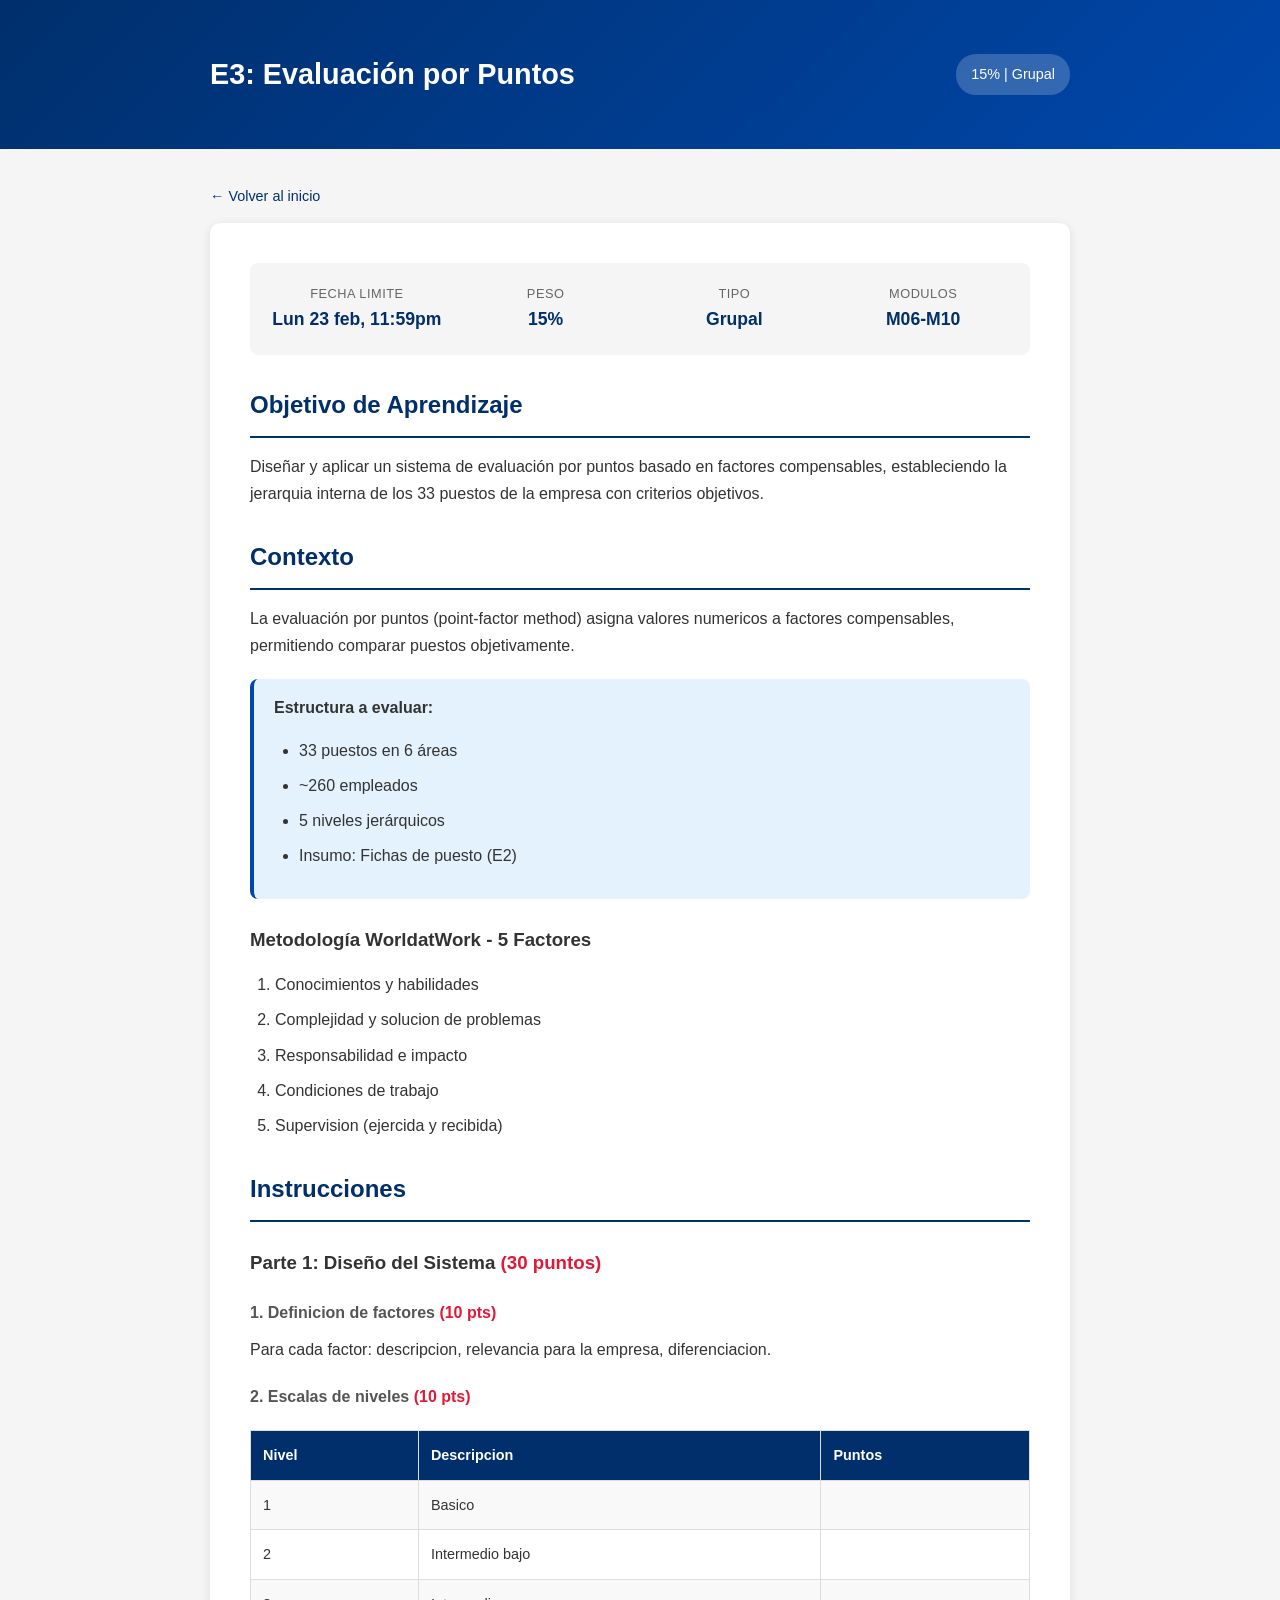
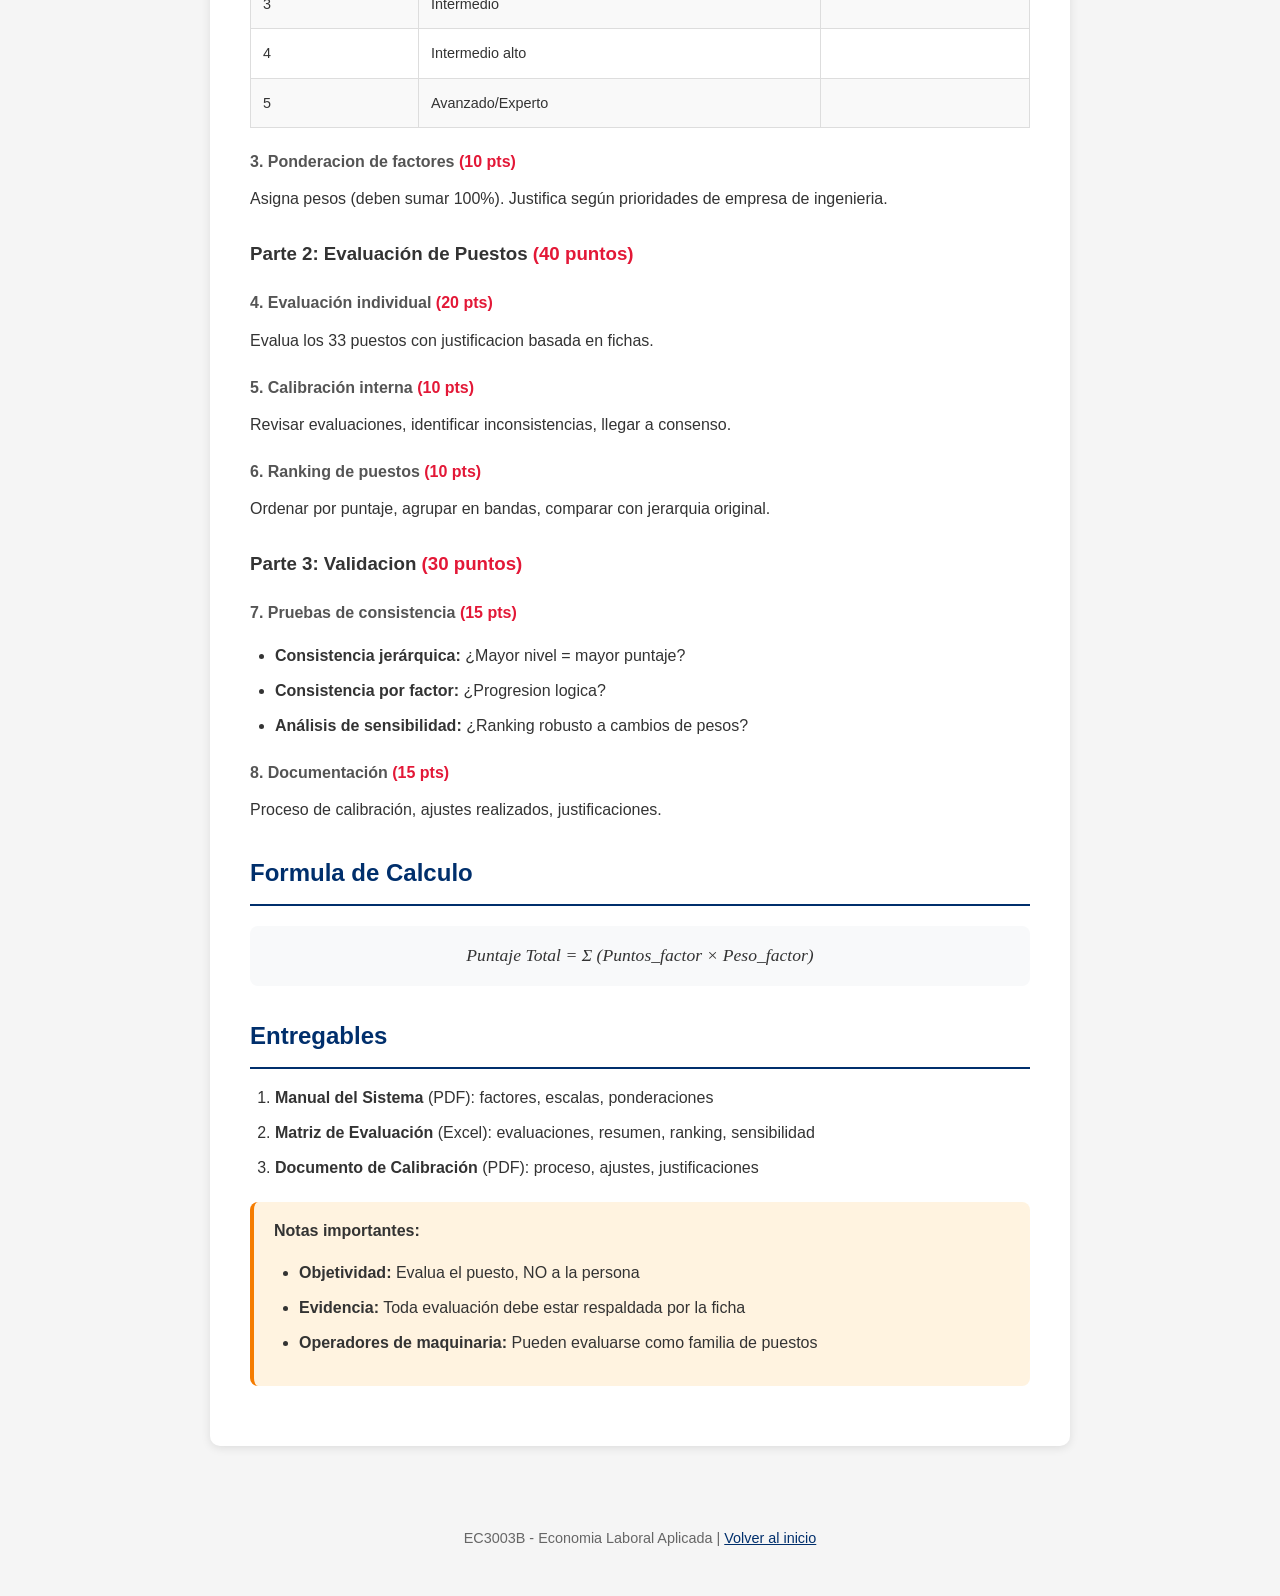
<file: E3_evaluacion_puntos.html>
<!DOCTYPE html>
<html lang="es">
<head>
    <meta charset="UTF-8">
    <meta name="viewport" content="width=device-width, initial-scale=1.0">
    <title>E3: Evaluación por Puntos | EC3003B</title>
    <link rel="stylesheet" href="style.css">
</head>
<body>
    <header>
        <div class="container">
            <h1>E3: Evaluación por Puntos</h1>
            <span class="badge">15% | Grupal</span>
        </div>
    </header>

    <div class="container">
        <div class="breadcrumb">
            <a href="index.html">← Volver al inicio</a>
        </div>

        <div class="content">
            <div class="meta-box">
                <div class="meta-item">
                    <div class="meta-label">Fecha limite</div>
                    <div class="meta-value">Lun 23 feb, 11:59pm</div>
                </div>
                <div class="meta-item">
                    <div class="meta-label">Peso</div>
                    <div class="meta-value">15%</div>
                </div>
                <div class="meta-item">
                    <div class="meta-label">Tipo</div>
                    <div class="meta-value">Grupal</div>
                </div>
                <div class="meta-item">
                    <div class="meta-label">Modulos</div>
                    <div class="meta-value">M06-M10</div>
                </div>
            </div>

            <h2>Objetivo de Aprendizaje</h2>
            <p>Diseñar y aplicar un sistema de evaluación por puntos basado en factores compensables, estableciendo la jerarquia interna de los 33 puestos de la empresa con criterios objetivos.</p>

            <h2>Contexto</h2>
            <p>La evaluación por puntos (point-factor method) asigna valores numericos a factores compensables, permitiendo comparar puestos objetivamente.</p>

            <div class="alert alert-info">
                <strong>Estructura a evaluar:</strong>
                <ul>
                    <li>33 puestos en 6 áreas</li>
                    <li>~260 empleados</li>
                    <li>5 niveles jerárquicos</li>
                    <li>Insumo: Fichas de puesto (E2)</li>
                </ul>
            </div>

            <h3>Metodología WorldatWork - 5 Factores</h3>
            <ol>
                <li>Conocimientos y habilidades</li>
                <li>Complejidad y solucion de problemas</li>
                <li>Responsabilidad e impacto</li>
                <li>Condiciones de trabajo</li>
                <li>Supervision (ejercida y recibida)</li>
            </ol>

            <h2>Instrucciones</h2>

            <h3>Parte 1: Diseño del Sistema <span class="pts">(30 puntos)</span></h3>

            <h4>1. Definicion de factores <span class="pts">(10 pts)</span></h4>
            <p>Para cada factor: descripcion, relevancia para la empresa, diferenciacion.</p>

            <h4>2. Escalas de niveles <span class="pts">(10 pts)</span></h4>
            <table>
                <tr><th>Nivel</th><th>Descripcion</th><th>Puntos</th></tr>
                <tr><td>1</td><td>Basico</td><td></td></tr>
                <tr><td>2</td><td>Intermedio bajo</td><td></td></tr>
                <tr><td>3</td><td>Intermedio</td><td></td></tr>
                <tr><td>4</td><td>Intermedio alto</td><td></td></tr>
                <tr><td>5</td><td>Avanzado/Experto</td><td></td></tr>
            </table>

            <h4>3. Ponderacion de factores <span class="pts">(10 pts)</span></h4>
            <p>Asigna pesos (deben sumar 100%). Justifica según prioridades de empresa de ingenieria.</p>

            <h3>Parte 2: Evaluación de Puestos <span class="pts">(40 puntos)</span></h3>

            <h4>4. Evaluación individual <span class="pts">(20 pts)</span></h4>
            <p>Evalua los 33 puestos con justificacion basada en fichas.</p>

            <h4>5. Calibración interna <span class="pts">(10 pts)</span></h4>
            <p>Revisar evaluaciones, identificar inconsistencias, llegar a consenso.</p>

            <h4>6. Ranking de puestos <span class="pts">(10 pts)</span></h4>
            <p>Ordenar por puntaje, agrupar en bandas, comparar con jerarquia original.</p>

            <h3>Parte 3: Validacion <span class="pts">(30 puntos)</span></h3>

            <h4>7. Pruebas de consistencia <span class="pts">(15 pts)</span></h4>
            <ul>
                <li><strong>Consistencia jerárquica:</strong> ¿Mayor nivel = mayor puntaje?</li>
                <li><strong>Consistencia por factor:</strong> ¿Progresion logica?</li>
                <li><strong>Análisis de sensibilidad:</strong> ¿Ranking robusto a cambios de pesos?</li>
            </ul>

            <h4>8. Documentación <span class="pts">(15 pts)</span></h4>
            <p>Proceso de calibración, ajustes realizados, justificaciones.</p>

            <h2>Formula de Calculo</h2>
            <div class="formula">
                Puntaje Total = Σ (Puntos_factor × Peso_factor)
            </div>

            <h2>Entregables</h2>
            <ol>
                <li><strong>Manual del Sistema</strong> (PDF): factores, escalas, ponderaciones</li>
                <li><strong>Matriz de Evaluación</strong> (Excel): evaluaciones, resumen, ranking, sensibilidad</li>
                <li><strong>Documento de Calibración</strong> (PDF): proceso, ajustes, justificaciones</li>
            </ol>

            <div class="alert alert-warning">
                <strong>Notas importantes:</strong>
                <ul>
                    <li><strong>Objetividad:</strong> Evalua el puesto, NO a la persona</li>
                    <li><strong>Evidencia:</strong> Toda evaluación debe estar respaldada por la ficha</li>
                    <li><strong>Operadores de maquinaria:</strong> Pueden evaluarse como familia de puestos</li>
                </ul>
            </div>
        </div>
    </div>

    <footer>
        <p>EC3003B - Economia Laboral Aplicada | <a href="index.html">Volver al inicio</a></p>
    </footer>
</body>
</html>
</file>
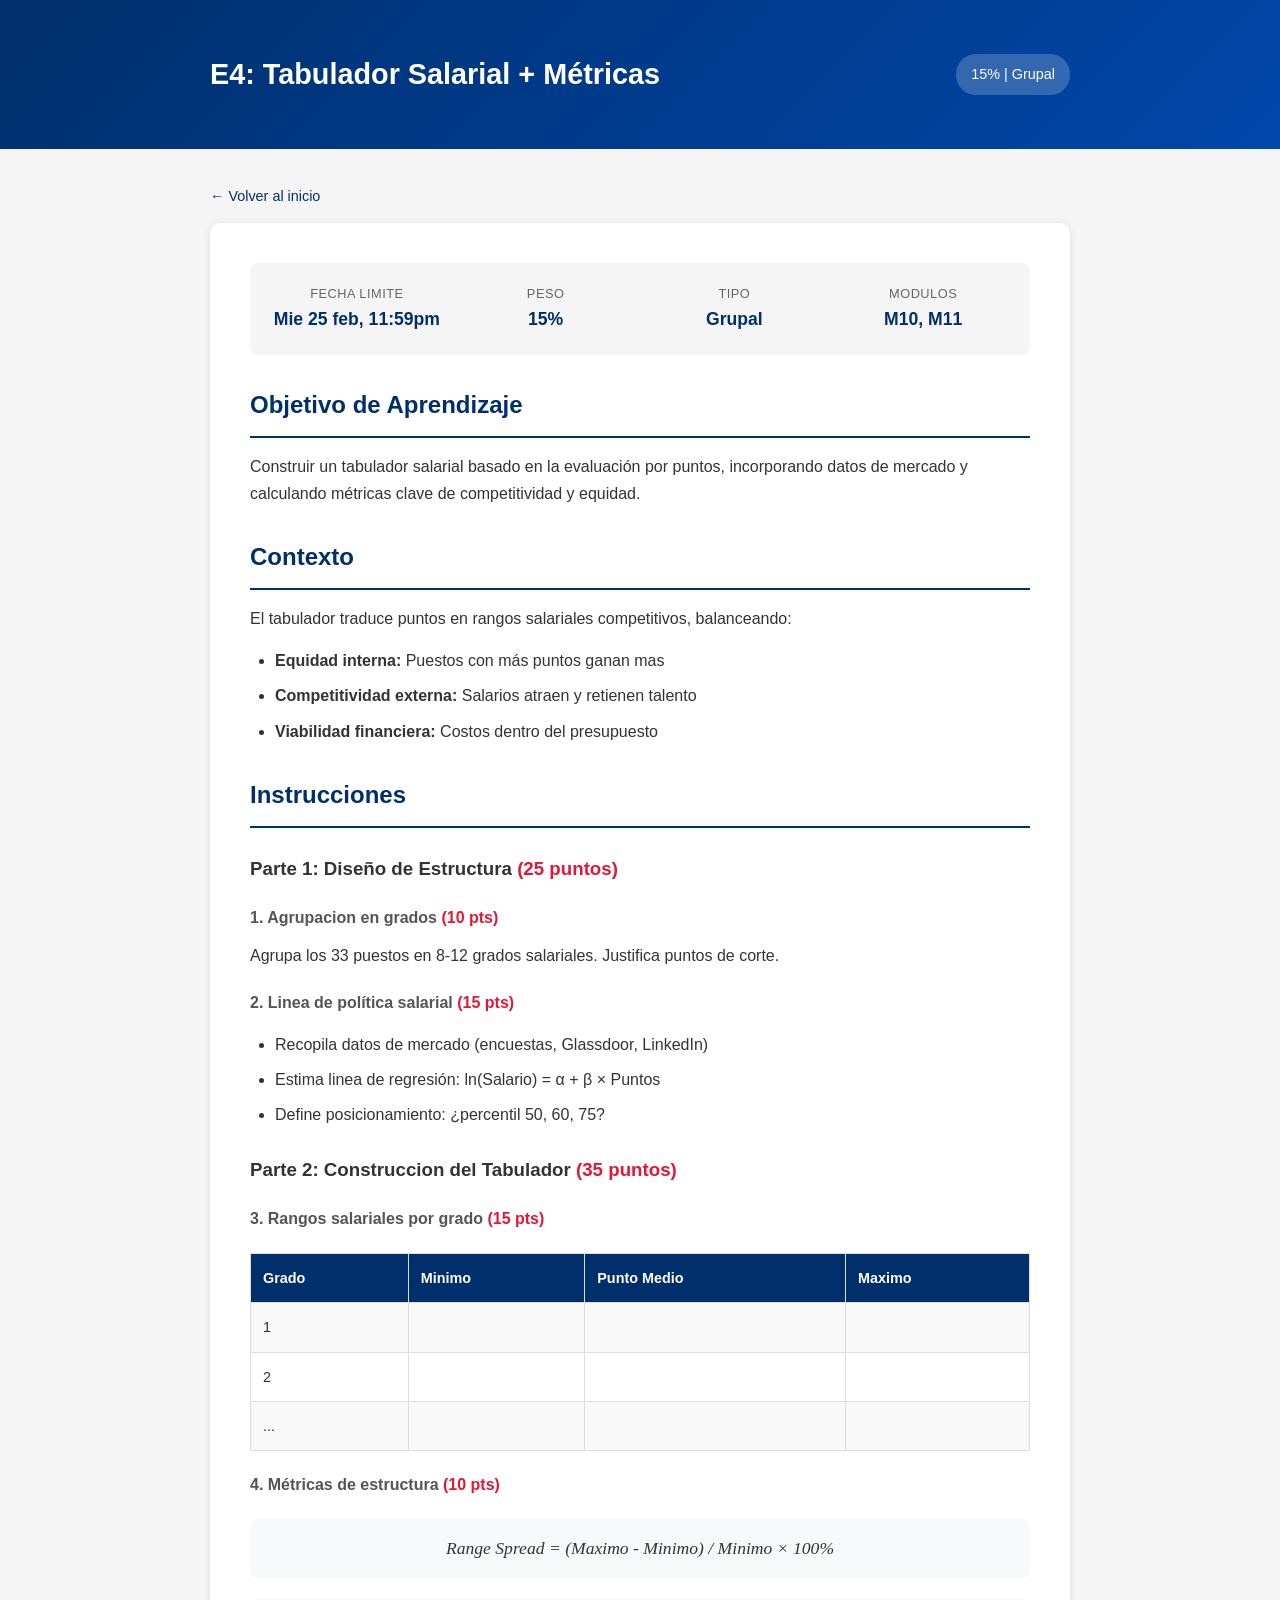
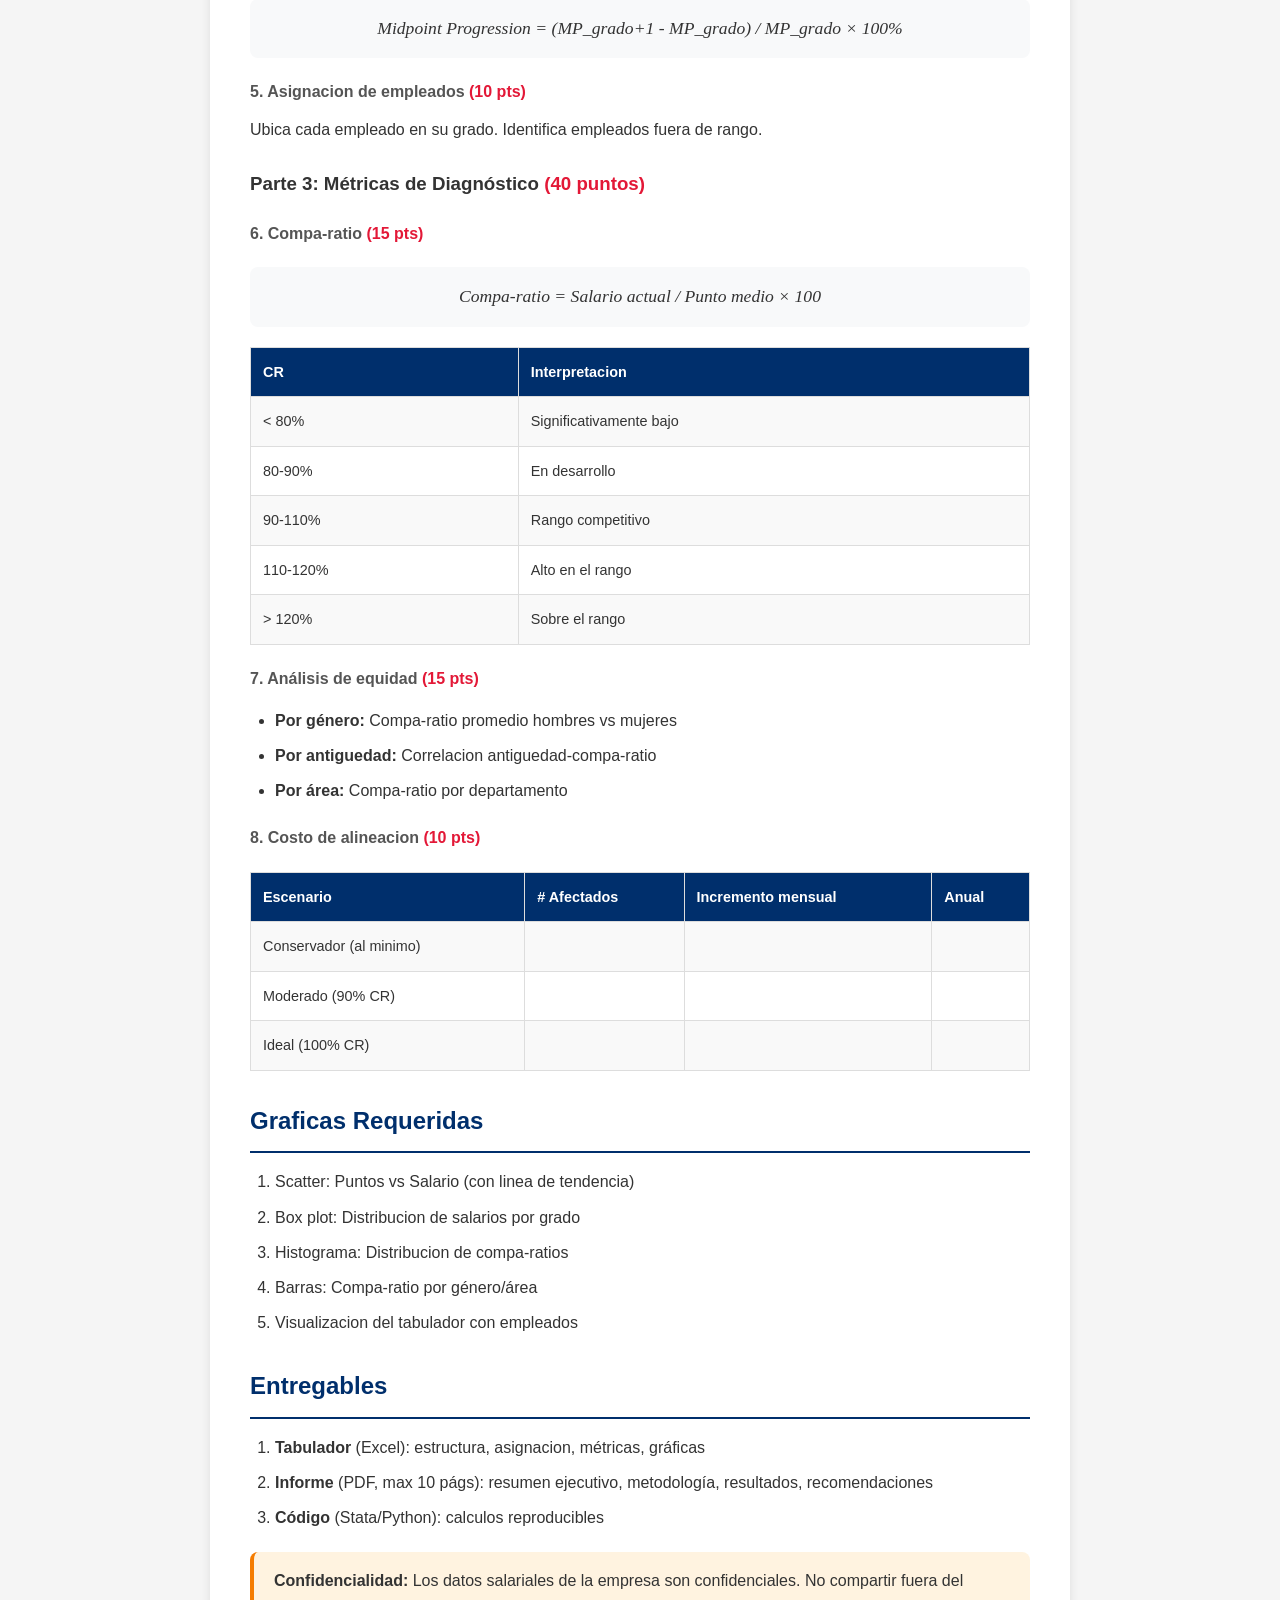
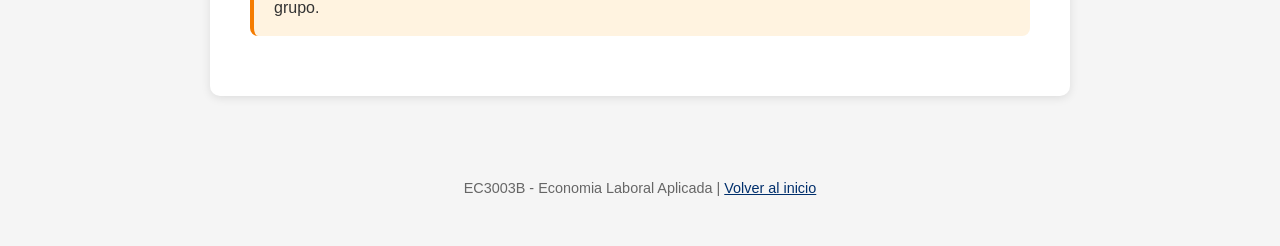
<file: E4_tabulador_salarial.html>
<!DOCTYPE html>
<html lang="es">
<head>
    <meta charset="UTF-8">
    <meta name="viewport" content="width=device-width, initial-scale=1.0">
    <title>E4: Tabulador Salarial | EC3003B</title>
    <link rel="stylesheet" href="style.css">
</head>
<body>
    <header>
        <div class="container">
            <h1>E4: Tabulador Salarial + Métricas</h1>
            <span class="badge">15% | Grupal</span>
        </div>
    </header>

    <div class="container">
        <div class="breadcrumb">
            <a href="index.html">← Volver al inicio</a>
        </div>

        <div class="content">
            <div class="meta-box">
                <div class="meta-item">
                    <div class="meta-label">Fecha limite</div>
                    <div class="meta-value">Mie 25 feb, 11:59pm</div>
                </div>
                <div class="meta-item">
                    <div class="meta-label">Peso</div>
                    <div class="meta-value">15%</div>
                </div>
                <div class="meta-item">
                    <div class="meta-label">Tipo</div>
                    <div class="meta-value">Grupal</div>
                </div>
                <div class="meta-item">
                    <div class="meta-label">Modulos</div>
                    <div class="meta-value">M10, M11</div>
                </div>
            </div>

            <h2>Objetivo de Aprendizaje</h2>
            <p>Construir un tabulador salarial basado en la evaluación por puntos, incorporando datos de mercado y calculando métricas clave de competitividad y equidad.</p>

            <h2>Contexto</h2>
            <p>El tabulador traduce puntos en rangos salariales competitivos, balanceando:</p>
            <ul>
                <li><strong>Equidad interna:</strong> Puestos con más puntos ganan mas</li>
                <li><strong>Competitividad externa:</strong> Salarios atraen y retienen talento</li>
                <li><strong>Viabilidad financiera:</strong> Costos dentro del presupuesto</li>
            </ul>

            <h2>Instrucciones</h2>

            <h3>Parte 1: Diseño de Estructura <span class="pts">(25 puntos)</span></h3>

            <h4>1. Agrupacion en grados <span class="pts">(10 pts)</span></h4>
            <p>Agrupa los 33 puestos en 8-12 grados salariales. Justifica puntos de corte.</p>

            <h4>2. Linea de política salarial <span class="pts">(15 pts)</span></h4>
            <ul>
                <li>Recopila datos de mercado (encuestas, Glassdoor, LinkedIn)</li>
                <li>Estima linea de regresión: ln(Salario) = α + β × Puntos</li>
                <li>Define posicionamiento: ¿percentil 50, 60, 75?</li>
            </ul>

            <h3>Parte 2: Construccion del Tabulador <span class="pts">(35 puntos)</span></h3>

            <h4>3. Rangos salariales por grado <span class="pts">(15 pts)</span></h4>
            <table>
                <tr><th>Grado</th><th>Minimo</th><th>Punto Medio</th><th>Maximo</th></tr>
                <tr><td>1</td><td></td><td></td><td></td></tr>
                <tr><td>2</td><td></td><td></td><td></td></tr>
                <tr><td>...</td><td></td><td></td><td></td></tr>
            </table>

            <h4>4. Métricas de estructura <span class="pts">(10 pts)</span></h4>
            <div class="formula">
                Range Spread = (Maximo - Minimo) / Minimo × 100%
            </div>
            <div class="formula">
                Midpoint Progression = (MP_grado+1 - MP_grado) / MP_grado × 100%
            </div>

            <h4>5. Asignacion de empleados <span class="pts">(10 pts)</span></h4>
            <p>Ubica cada empleado en su grado. Identifica empleados fuera de rango.</p>

            <h3>Parte 3: Métricas de Diagnóstico <span class="pts">(40 puntos)</span></h3>

            <h4>6. Compa-ratio <span class="pts">(15 pts)</span></h4>
            <div class="formula">
                Compa-ratio = Salario actual / Punto medio × 100
            </div>
            <table>
                <tr><th>CR</th><th>Interpretacion</th></tr>
                <tr><td>&lt; 80%</td><td>Significativamente bajo</td></tr>
                <tr><td>80-90%</td><td>En desarrollo</td></tr>
                <tr><td>90-110%</td><td>Rango competitivo</td></tr>
                <tr><td>110-120%</td><td>Alto en el rango</td></tr>
                <tr><td>&gt; 120%</td><td>Sobre el rango</td></tr>
            </table>

            <h4>7. Análisis de equidad <span class="pts">(15 pts)</span></h4>
            <ul>
                <li><strong>Por género:</strong> Compa-ratio promedio hombres vs mujeres</li>
                <li><strong>Por antiguedad:</strong> Correlacion antiguedad-compa-ratio</li>
                <li><strong>Por área:</strong> Compa-ratio por departamento</li>
            </ul>

            <h4>8. Costo de alineacion <span class="pts">(10 pts)</span></h4>
            <table>
                <tr><th>Escenario</th><th># Afectados</th><th>Incremento mensual</th><th>Anual</th></tr>
                <tr><td>Conservador (al minimo)</td><td></td><td></td><td></td></tr>
                <tr><td>Moderado (90% CR)</td><td></td><td></td><td></td></tr>
                <tr><td>Ideal (100% CR)</td><td></td><td></td><td></td></tr>
            </table>

            <h2>Graficas Requeridas</h2>
            <ol>
                <li>Scatter: Puntos vs Salario (con linea de tendencia)</li>
                <li>Box plot: Distribucion de salarios por grado</li>
                <li>Histograma: Distribucion de compa-ratios</li>
                <li>Barras: Compa-ratio por género/área</li>
                <li>Visualizacion del tabulador con empleados</li>
            </ol>

            <h2>Entregables</h2>
            <ol>
                <li><strong>Tabulador</strong> (Excel): estructura, asignacion, métricas, gráficas</li>
                <li><strong>Informe</strong> (PDF, max 10 págs): resumen ejecutivo, metodología, resultados, recomendaciones</li>
                <li><strong>Código</strong> (Stata/Python): calculos reproducibles</li>
            </ol>

            <div class="alert alert-warning">
                <strong>Confidencialidad:</strong> Los datos salariales de la empresa son confidenciales. No compartir fuera del grupo.
            </div>
        </div>
    </div>

    <footer>
        <p>EC3003B - Economia Laboral Aplicada | <a href="index.html">Volver al inicio</a></p>
    </footer>
</body>
</html>
</file>
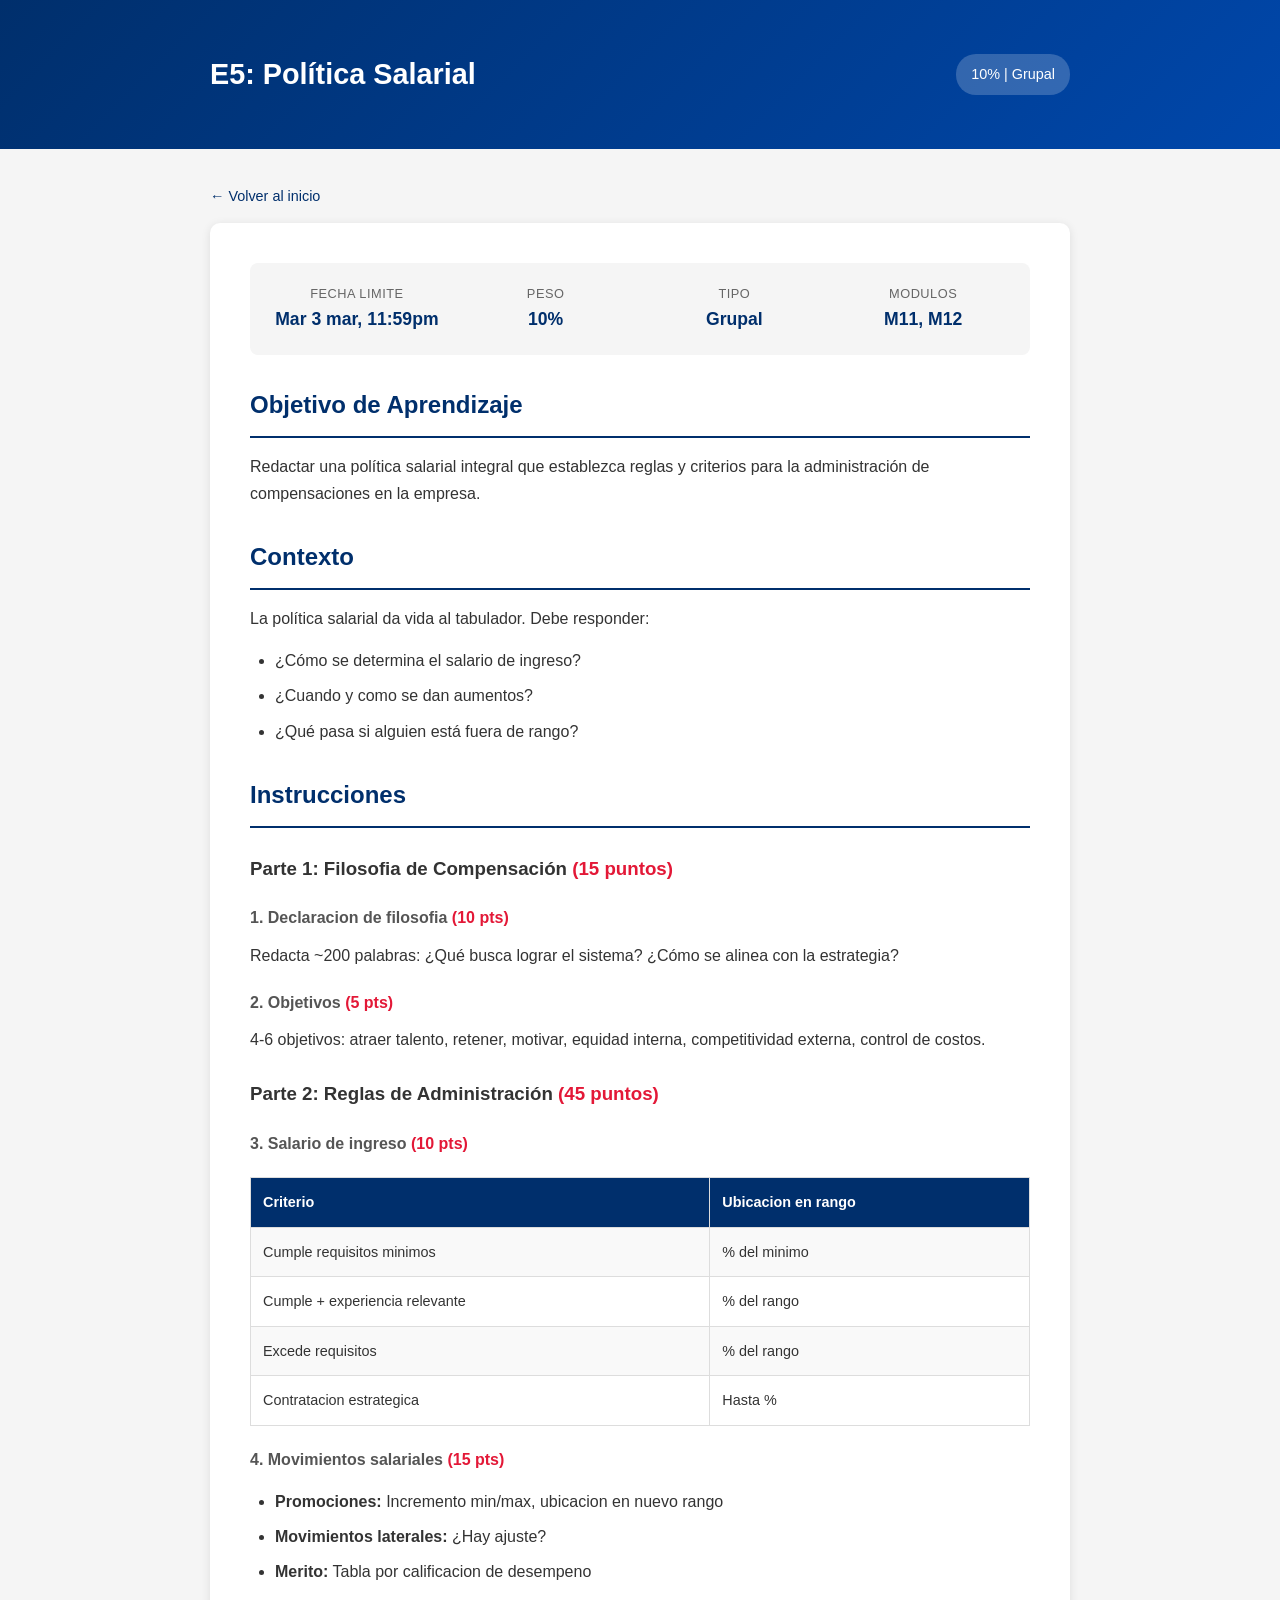
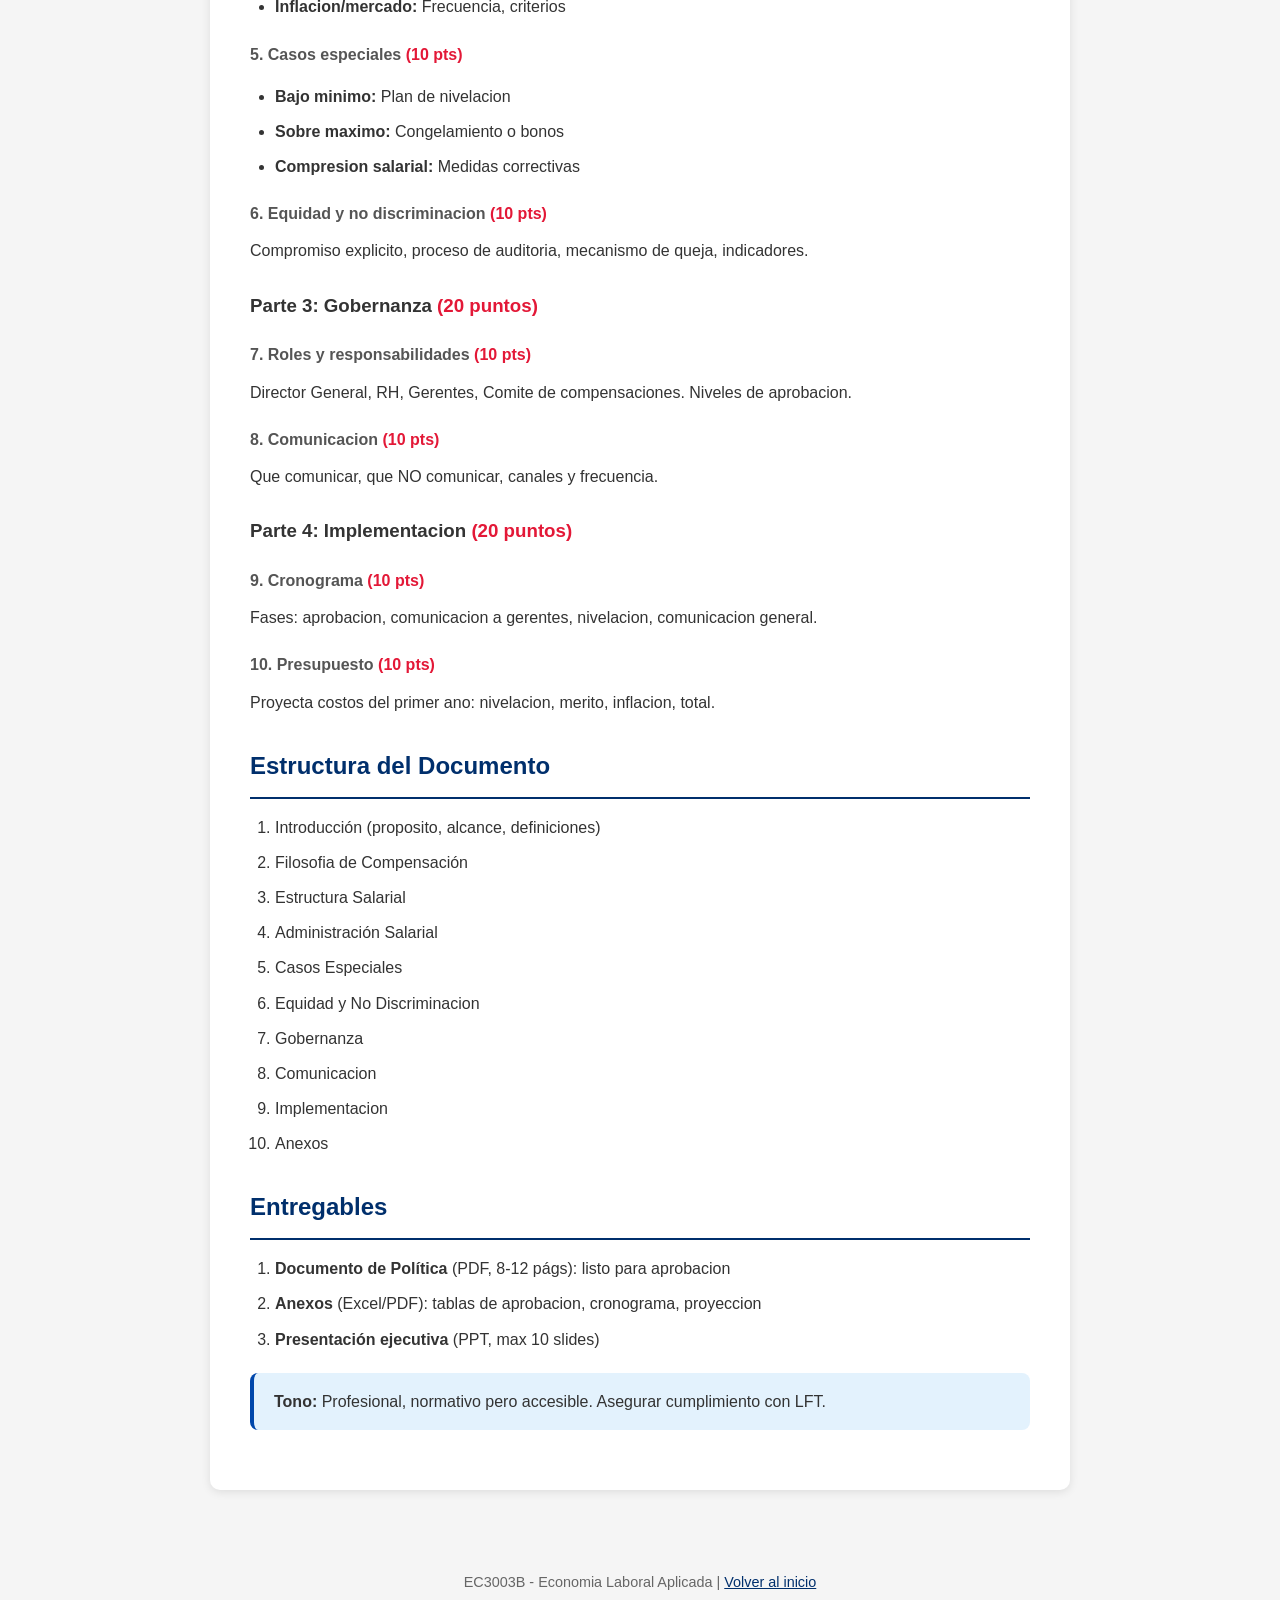
<file: E5_politica_salarial.html>
<!DOCTYPE html>
<html lang="es">
<head>
    <meta charset="UTF-8">
    <meta name="viewport" content="width=device-width, initial-scale=1.0">
    <title>E5: Política Salarial | EC3003B</title>
    <link rel="stylesheet" href="style.css">
</head>
<body>
    <header>
        <div class="container">
            <h1>E5: Política Salarial</h1>
            <span class="badge">10% | Grupal</span>
        </div>
    </header>

    <div class="container">
        <div class="breadcrumb">
            <a href="index.html">← Volver al inicio</a>
        </div>

        <div class="content">
            <div class="meta-box">
                <div class="meta-item">
                    <div class="meta-label">Fecha limite</div>
                    <div class="meta-value">Mar 3 mar, 11:59pm</div>
                </div>
                <div class="meta-item">
                    <div class="meta-label">Peso</div>
                    <div class="meta-value">10%</div>
                </div>
                <div class="meta-item">
                    <div class="meta-label">Tipo</div>
                    <div class="meta-value">Grupal</div>
                </div>
                <div class="meta-item">
                    <div class="meta-label">Modulos</div>
                    <div class="meta-value">M11, M12</div>
                </div>
            </div>

            <h2>Objetivo de Aprendizaje</h2>
            <p>Redactar una política salarial integral que establezca reglas y criterios para la administración de compensaciones en la empresa.</p>

            <h2>Contexto</h2>
            <p>La política salarial da vida al tabulador. Debe responder:</p>
            <ul>
                <li>¿Cómo se determina el salario de ingreso?</li>
                <li>¿Cuando y como se dan aumentos?</li>
                <li>¿Qué pasa si alguien está fuera de rango?</li>
            </ul>

            <h2>Instrucciones</h2>

            <h3>Parte 1: Filosofia de Compensación <span class="pts">(15 puntos)</span></h3>

            <h4>1. Declaracion de filosofia <span class="pts">(10 pts)</span></h4>
            <p>Redacta ~200 palabras: ¿Qué busca lograr el sistema? ¿Cómo se alinea con la estrategia?</p>

            <h4>2. Objetivos <span class="pts">(5 pts)</span></h4>
            <p>4-6 objetivos: atraer talento, retener, motivar, equidad interna, competitividad externa, control de costos.</p>

            <h3>Parte 2: Reglas de Administración <span class="pts">(45 puntos)</span></h3>

            <h4>3. Salario de ingreso <span class="pts">(10 pts)</span></h4>
            <table>
                <tr><th>Criterio</th><th>Ubicacion en rango</th></tr>
                <tr><td>Cumple requisitos minimos</td><td>% del minimo</td></tr>
                <tr><td>Cumple + experiencia relevante</td><td>% del rango</td></tr>
                <tr><td>Excede requisitos</td><td>% del rango</td></tr>
                <tr><td>Contratacion estrategica</td><td>Hasta %</td></tr>
            </table>

            <h4>4. Movimientos salariales <span class="pts">(15 pts)</span></h4>
            <ul>
                <li><strong>Promociones:</strong> Incremento min/max, ubicacion en nuevo rango</li>
                <li><strong>Movimientos laterales:</strong> ¿Hay ajuste?</li>
                <li><strong>Merito:</strong> Tabla por calificacion de desempeno</li>
                <li><strong>Inflacion/mercado:</strong> Frecuencia, criterios</li>
            </ul>

            <h4>5. Casos especiales <span class="pts">(10 pts)</span></h4>
            <ul>
                <li><strong>Bajo minimo:</strong> Plan de nivelacion</li>
                <li><strong>Sobre maximo:</strong> Congelamiento o bonos</li>
                <li><strong>Compresion salarial:</strong> Medidas correctivas</li>
            </ul>

            <h4>6. Equidad y no discriminacion <span class="pts">(10 pts)</span></h4>
            <p>Compromiso explicito, proceso de auditoria, mecanismo de queja, indicadores.</p>

            <h3>Parte 3: Gobernanza <span class="pts">(20 puntos)</span></h3>

            <h4>7. Roles y responsabilidades <span class="pts">(10 pts)</span></h4>
            <p>Director General, RH, Gerentes, Comite de compensaciones. Niveles de aprobacion.</p>

            <h4>8. Comunicacion <span class="pts">(10 pts)</span></h4>
            <p>Que comunicar, que NO comunicar, canales y frecuencia.</p>

            <h3>Parte 4: Implementacion <span class="pts">(20 puntos)</span></h3>

            <h4>9. Cronograma <span class="pts">(10 pts)</span></h4>
            <p>Fases: aprobacion, comunicacion a gerentes, nivelacion, comunicacion general.</p>

            <h4>10. Presupuesto <span class="pts">(10 pts)</span></h4>
            <p>Proyecta costos del primer ano: nivelacion, merito, inflacion, total.</p>

            <h2>Estructura del Documento</h2>
            <ol>
                <li>Introducción (proposito, alcance, definiciones)</li>
                <li>Filosofia de Compensación</li>
                <li>Estructura Salarial</li>
                <li>Administración Salarial</li>
                <li>Casos Especiales</li>
                <li>Equidad y No Discriminacion</li>
                <li>Gobernanza</li>
                <li>Comunicacion</li>
                <li>Implementacion</li>
                <li>Anexos</li>
            </ol>

            <h2>Entregables</h2>
            <ol>
                <li><strong>Documento de Política</strong> (PDF, 8-12 págs): listo para aprobacion</li>
                <li><strong>Anexos</strong> (Excel/PDF): tablas de aprobacion, cronograma, proyeccion</li>
                <li><strong>Presentación ejecutiva</strong> (PPT, max 10 slides)</li>
            </ol>

            <div class="alert alert-info">
                <strong>Tono:</strong> Profesional, normativo pero accesible. Asegurar cumplimiento con LFT.
            </div>
        </div>
    </div>

    <footer>
        <p>EC3003B - Economia Laboral Aplicada | <a href="index.html">Volver al inicio</a></p>
    </footer>
</body>
</html>
</file>
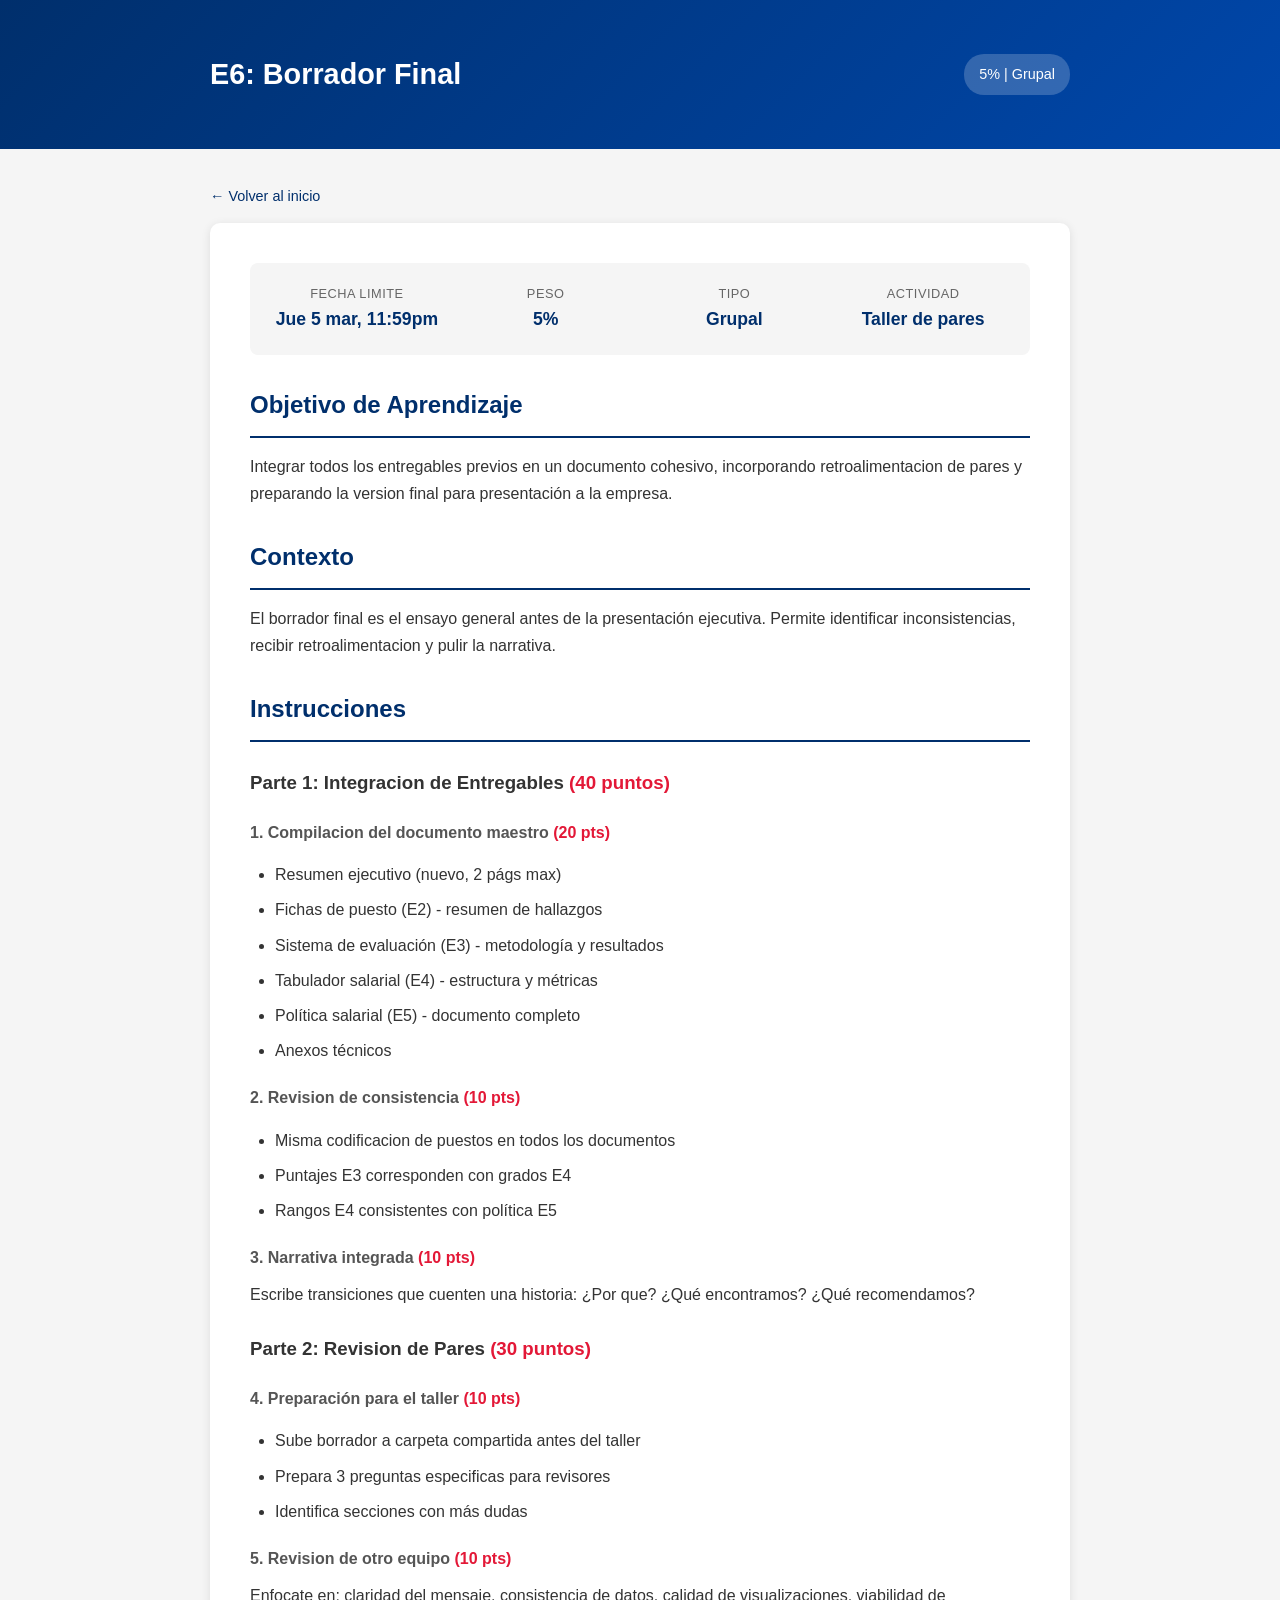
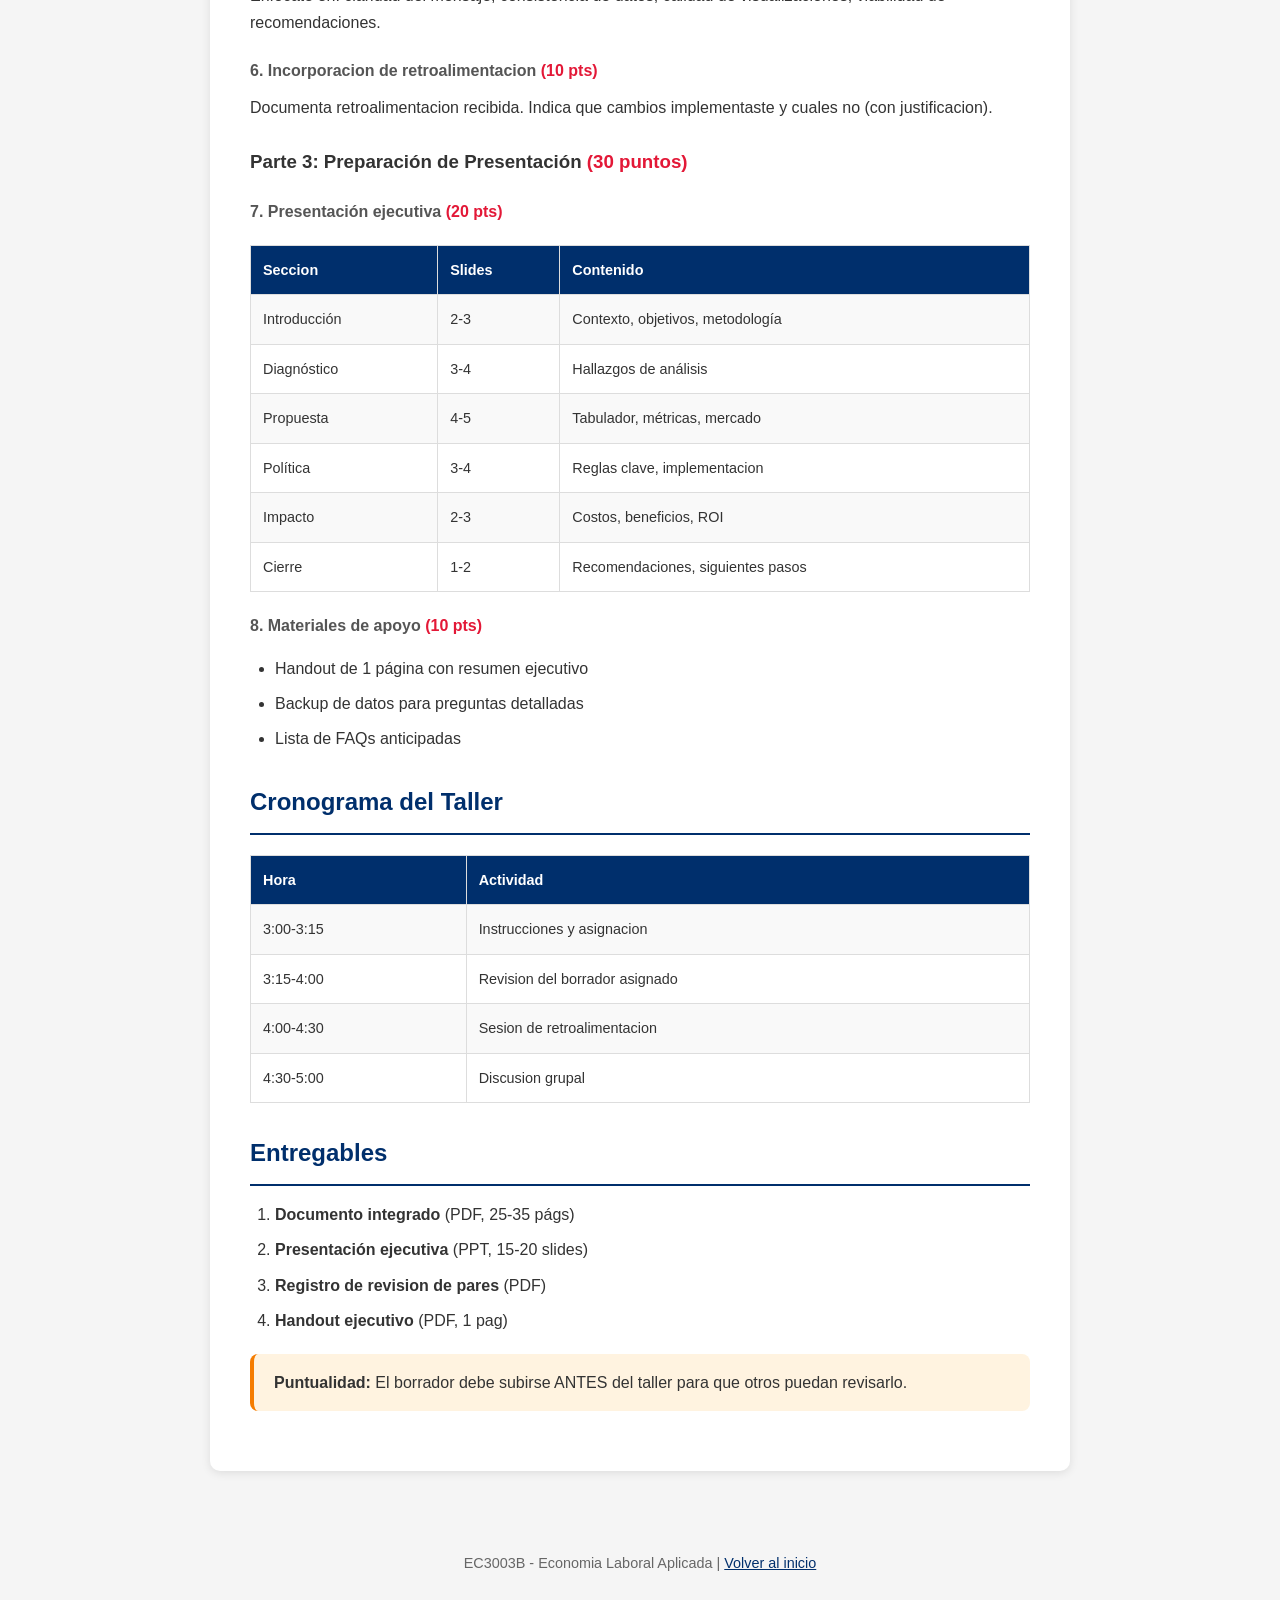
<file: E6_borrador_final.html>
<!DOCTYPE html>
<html lang="es">
<head>
    <meta charset="UTF-8">
    <meta name="viewport" content="width=device-width, initial-scale=1.0">
    <title>E6: Borrador Final | EC3003B</title>
    <link rel="stylesheet" href="style.css">
</head>
<body>
    <header>
        <div class="container">
            <h1>E6: Borrador Final</h1>
            <span class="badge">5% | Grupal</span>
        </div>
    </header>

    <div class="container">
        <div class="breadcrumb">
            <a href="index.html">← Volver al inicio</a>
        </div>

        <div class="content">
            <div class="meta-box">
                <div class="meta-item">
                    <div class="meta-label">Fecha limite</div>
                    <div class="meta-value">Jue 5 mar, 11:59pm</div>
                </div>
                <div class="meta-item">
                    <div class="meta-label">Peso</div>
                    <div class="meta-value">5%</div>
                </div>
                <div class="meta-item">
                    <div class="meta-label">Tipo</div>
                    <div class="meta-value">Grupal</div>
                </div>
                <div class="meta-item">
                    <div class="meta-label">Actividad</div>
                    <div class="meta-value">Taller de pares</div>
                </div>
            </div>

            <h2>Objetivo de Aprendizaje</h2>
            <p>Integrar todos los entregables previos en un documento cohesivo, incorporando retroalimentacion de pares y preparando la version final para presentación a la empresa.</p>

            <h2>Contexto</h2>
            <p>El borrador final es el ensayo general antes de la presentación ejecutiva. Permite identificar inconsistencias, recibir retroalimentacion y pulir la narrativa.</p>

            <h2>Instrucciones</h2>

            <h3>Parte 1: Integracion de Entregables <span class="pts">(40 puntos)</span></h3>

            <h4>1. Compilacion del documento maestro <span class="pts">(20 pts)</span></h4>
            <ul>
                <li>Resumen ejecutivo (nuevo, 2 págs max)</li>
                <li>Fichas de puesto (E2) - resumen de hallazgos</li>
                <li>Sistema de evaluación (E3) - metodología y resultados</li>
                <li>Tabulador salarial (E4) - estructura y métricas</li>
                <li>Política salarial (E5) - documento completo</li>
                <li>Anexos técnicos</li>
            </ul>

            <h4>2. Revision de consistencia <span class="pts">(10 pts)</span></h4>
            <ul>
                <li>Misma codificacion de puestos en todos los documentos</li>
                <li>Puntajes E3 corresponden con grados E4</li>
                <li>Rangos E4 consistentes con política E5</li>
            </ul>

            <h4>3. Narrativa integrada <span class="pts">(10 pts)</span></h4>
            <p>Escribe transiciones que cuenten una historia: ¿Por que? ¿Qué encontramos? ¿Qué recomendamos?</p>

            <h3>Parte 2: Revision de Pares <span class="pts">(30 puntos)</span></h3>

            <h4>4. Preparación para el taller <span class="pts">(10 pts)</span></h4>
            <ul>
                <li>Sube borrador a carpeta compartida antes del taller</li>
                <li>Prepara 3 preguntas especificas para revisores</li>
                <li>Identifica secciones con más dudas</li>
            </ul>

            <h4>5. Revision de otro equipo <span class="pts">(10 pts)</span></h4>
            <p>Enfocate en: claridad del mensaje, consistencia de datos, calidad de visualizaciones, viabilidad de recomendaciones.</p>

            <h4>6. Incorporacion de retroalimentacion <span class="pts">(10 pts)</span></h4>
            <p>Documenta retroalimentacion recibida. Indica que cambios implementaste y cuales no (con justificacion).</p>

            <h3>Parte 3: Preparación de Presentación <span class="pts">(30 puntos)</span></h3>

            <h4>7. Presentación ejecutiva <span class="pts">(20 pts)</span></h4>
            <table>
                <tr><th>Seccion</th><th>Slides</th><th>Contenido</th></tr>
                <tr><td>Introducción</td><td>2-3</td><td>Contexto, objetivos, metodología</td></tr>
                <tr><td>Diagnóstico</td><td>3-4</td><td>Hallazgos de análisis</td></tr>
                <tr><td>Propuesta</td><td>4-5</td><td>Tabulador, métricas, mercado</td></tr>
                <tr><td>Política</td><td>3-4</td><td>Reglas clave, implementacion</td></tr>
                <tr><td>Impacto</td><td>2-3</td><td>Costos, beneficios, ROI</td></tr>
                <tr><td>Cierre</td><td>1-2</td><td>Recomendaciones, siguientes pasos</td></tr>
            </table>

            <h4>8. Materiales de apoyo <span class="pts">(10 pts)</span></h4>
            <ul>
                <li>Handout de 1 página con resumen ejecutivo</li>
                <li>Backup de datos para preguntas detalladas</li>
                <li>Lista de FAQs anticipadas</li>
            </ul>

            <h2>Cronograma del Taller</h2>
            <table>
                <tr><th>Hora</th><th>Actividad</th></tr>
                <tr><td>3:00-3:15</td><td>Instrucciones y asignacion</td></tr>
                <tr><td>3:15-4:00</td><td>Revision del borrador asignado</td></tr>
                <tr><td>4:00-4:30</td><td>Sesion de retroalimentacion</td></tr>
                <tr><td>4:30-5:00</td><td>Discusion grupal</td></tr>
            </table>

            <h2>Entregables</h2>
            <ol>
                <li><strong>Documento integrado</strong> (PDF, 25-35 págs)</li>
                <li><strong>Presentación ejecutiva</strong> (PPT, 15-20 slides)</li>
                <li><strong>Registro de revision de pares</strong> (PDF)</li>
                <li><strong>Handout ejecutivo</strong> (PDF, 1 pag)</li>
            </ol>

            <div class="alert alert-warning">
                <strong>Puntualidad:</strong> El borrador debe subirse ANTES del taller para que otros puedan revisarlo.
            </div>
        </div>
    </div>

    <footer>
        <p>EC3003B - Economia Laboral Aplicada | <a href="index.html">Volver al inicio</a></p>
    </footer>
</body>
</html>
</file>
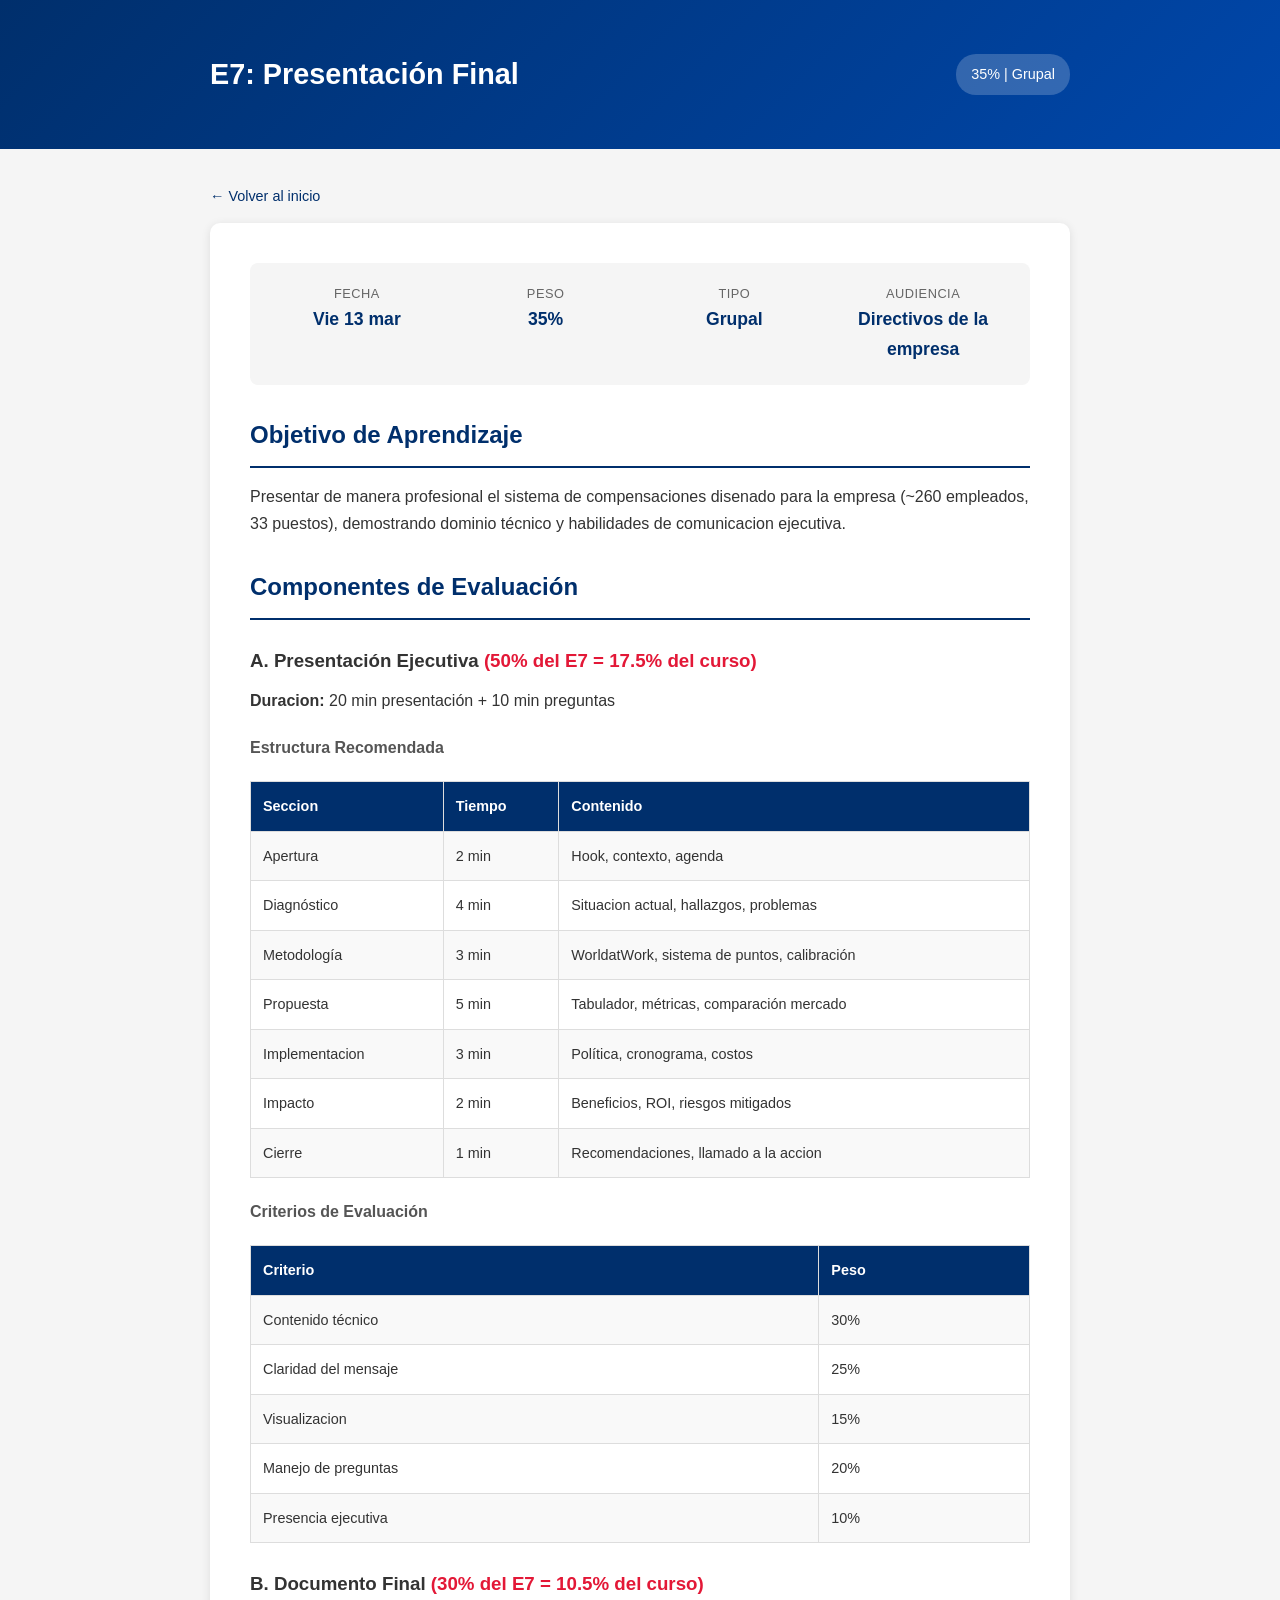
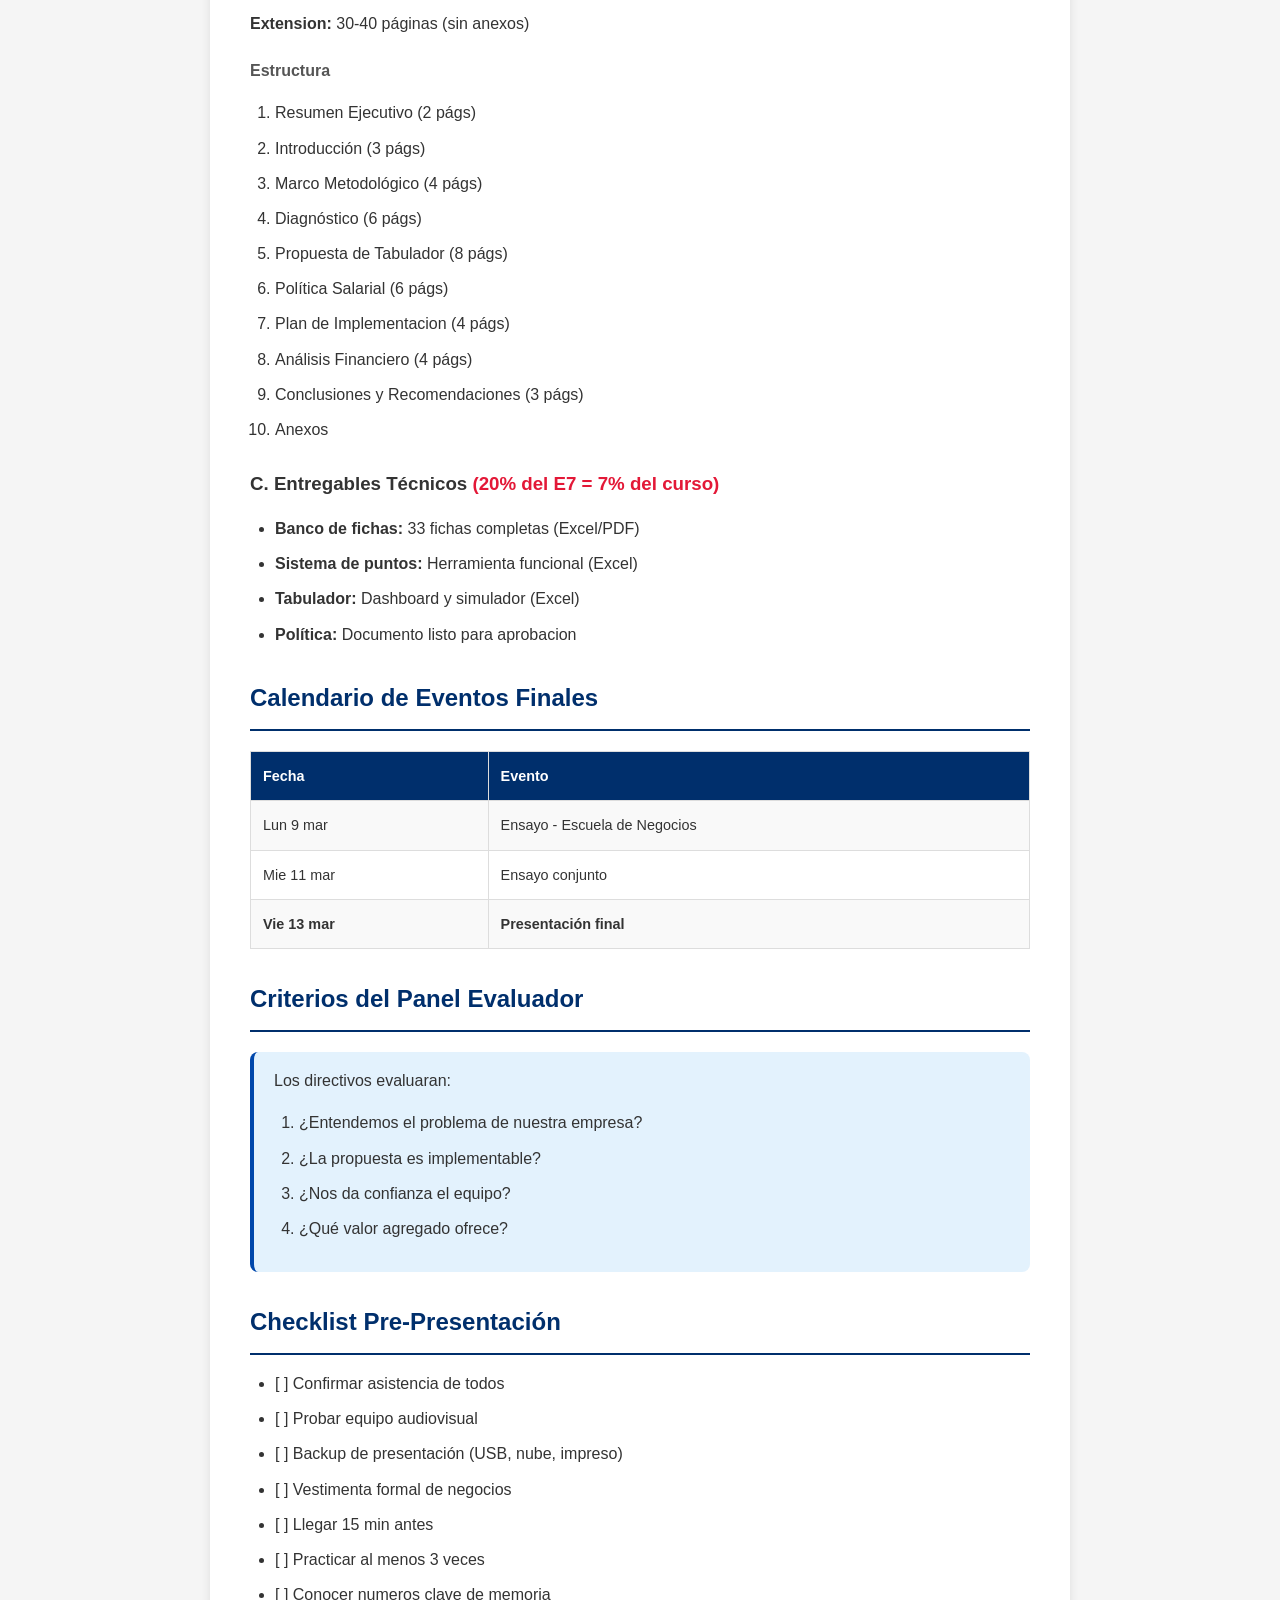
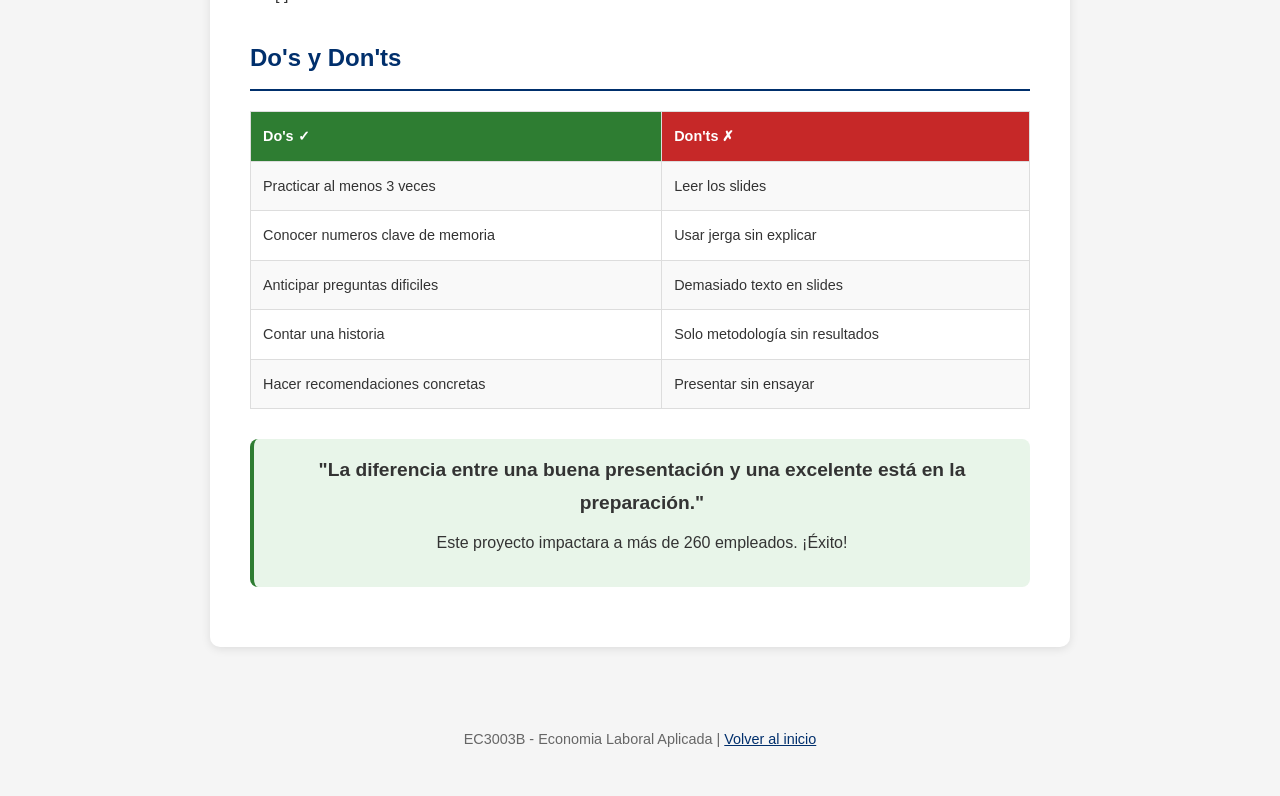
<file: E7_presentacion_final.html>
<!DOCTYPE html>
<html lang="es">
<head>
    <meta charset="UTF-8">
    <meta name="viewport" content="width=device-width, initial-scale=1.0">
    <title>E7: Presentación Final | EC3003B</title>
    <link rel="stylesheet" href="style.css">
</head>
<body>
    <header>
        <div class="container">
            <h1>E7: Presentación Final</h1>
            <span class="badge">35% | Grupal</span>
        </div>
    </header>

    <div class="container">
        <div class="breadcrumb">
            <a href="index.html">← Volver al inicio</a>
        </div>

        <div class="content">
            <div class="meta-box">
                <div class="meta-item">
                    <div class="meta-label">Fecha</div>
                    <div class="meta-value">Vie 13 mar</div>
                </div>
                <div class="meta-item">
                    <div class="meta-label">Peso</div>
                    <div class="meta-value">35%</div>
                </div>
                <div class="meta-item">
                    <div class="meta-label">Tipo</div>
                    <div class="meta-value">Grupal</div>
                </div>
                <div class="meta-item">
                    <div class="meta-label">Audiencia</div>
                    <div class="meta-value">Directivos de la empresa</div>
                </div>
            </div>

            <h2>Objetivo de Aprendizaje</h2>
            <p>Presentar de manera profesional el sistema de compensaciones disenado para la empresa (~260 empleados, 33 puestos), demostrando dominio técnico y habilidades de comunicacion ejecutiva.</p>

            <h2>Componentes de Evaluación</h2>

            <h3>A. Presentación Ejecutiva <span class="pts">(50% del E7 = 17.5% del curso)</span></h3>
            <p><strong>Duracion:</strong> 20 min presentación + 10 min preguntas</p>

            <h4>Estructura Recomendada</h4>
            <table>
                <tr><th>Seccion</th><th>Tiempo</th><th>Contenido</th></tr>
                <tr><td>Apertura</td><td>2 min</td><td>Hook, contexto, agenda</td></tr>
                <tr><td>Diagnóstico</td><td>4 min</td><td>Situacion actual, hallazgos, problemas</td></tr>
                <tr><td>Metodología</td><td>3 min</td><td>WorldatWork, sistema de puntos, calibración</td></tr>
                <tr><td>Propuesta</td><td>5 min</td><td>Tabulador, métricas, comparación mercado</td></tr>
                <tr><td>Implementacion</td><td>3 min</td><td>Política, cronograma, costos</td></tr>
                <tr><td>Impacto</td><td>2 min</td><td>Beneficios, ROI, riesgos mitigados</td></tr>
                <tr><td>Cierre</td><td>1 min</td><td>Recomendaciones, llamado a la accion</td></tr>
            </table>

            <h4>Criterios de Evaluación</h4>
            <table>
                <tr><th>Criterio</th><th>Peso</th></tr>
                <tr><td>Contenido técnico</td><td>30%</td></tr>
                <tr><td>Claridad del mensaje</td><td>25%</td></tr>
                <tr><td>Visualizacion</td><td>15%</td></tr>
                <tr><td>Manejo de preguntas</td><td>20%</td></tr>
                <tr><td>Presencia ejecutiva</td><td>10%</td></tr>
            </table>

            <h3>B. Documento Final <span class="pts">(30% del E7 = 10.5% del curso)</span></h3>
            <p><strong>Extension:</strong> 30-40 páginas (sin anexos)</p>

            <h4>Estructura</h4>
            <ol>
                <li>Resumen Ejecutivo (2 págs)</li>
                <li>Introducción (3 págs)</li>
                <li>Marco Metodológico (4 págs)</li>
                <li>Diagnóstico (6 págs)</li>
                <li>Propuesta de Tabulador (8 págs)</li>
                <li>Política Salarial (6 págs)</li>
                <li>Plan de Implementacion (4 págs)</li>
                <li>Análisis Financiero (4 págs)</li>
                <li>Conclusiones y Recomendaciones (3 págs)</li>
                <li>Anexos</li>
            </ol>

            <h3>C. Entregables Técnicos <span class="pts">(20% del E7 = 7% del curso)</span></h3>
            <ul>
                <li><strong>Banco de fichas:</strong> 33 fichas completas (Excel/PDF)</li>
                <li><strong>Sistema de puntos:</strong> Herramienta funcional (Excel)</li>
                <li><strong>Tabulador:</strong> Dashboard y simulador (Excel)</li>
                <li><strong>Política:</strong> Documento listo para aprobacion</li>
            </ul>

            <h2>Calendario de Eventos Finales</h2>
            <table>
                <tr><th>Fecha</th><th>Evento</th></tr>
                <tr><td>Lun 9 mar</td><td>Ensayo - Escuela de Negocios</td></tr>
                <tr><td>Mie 11 mar</td><td>Ensayo conjunto</td></tr>
                <tr><td><strong>Vie 13 mar</strong></td><td><strong>Presentación final</strong></td></tr>
            </table>

            <h2>Criterios del Panel Evaluador</h2>
            <div class="alert alert-info">
                Los directivos evaluaran:
                <ol>
                    <li>¿Entendemos el problema de nuestra empresa?</li>
                    <li>¿La propuesta es implementable?</li>
                    <li>¿Nos da confianza el equipo?</li>
                    <li>¿Qué valor agregado ofrece?</li>
                </ol>
            </div>

            <h2>Checklist Pre-Presentación</h2>
            <ul>
                <li>[ ] Confirmar asistencia de todos</li>
                <li>[ ] Probar equipo audiovisual</li>
                <li>[ ] Backup de presentación (USB, nube, impreso)</li>
                <li>[ ] Vestimenta formal de negocios</li>
                <li>[ ] Llegar 15 min antes</li>
                <li>[ ] Practicar al menos 3 veces</li>
                <li>[ ] Conocer numeros clave de memoria</li>
            </ul>

            <h2>Do's y Don'ts</h2>
            <table>
                <tr><th style="background: #2e7d32;">Do's &#10003;</th><th style="background: #c62828;">Don'ts &#10007;</th></tr>
                <tr><td>Practicar al menos 3 veces</td><td>Leer los slides</td></tr>
                <tr><td>Conocer numeros clave de memoria</td><td>Usar jerga sin explicar</td></tr>
                <tr><td>Anticipar preguntas dificiles</td><td>Demasiado texto en slides</td></tr>
                <tr><td>Contar una historia</td><td>Solo metodología sin resultados</td></tr>
                <tr><td>Hacer recomendaciones concretas</td><td>Presentar sin ensayar</td></tr>
            </table>

            <div class="alert alert-success" style="margin-top: 30px; text-align: center;">
                <strong style="font-size: 1.2rem;">"La diferencia entre una buena presentación y una excelente está en la preparación."</strong>
                <p style="margin-top: 10px;">Este proyecto impactara a más de 260 empleados. ¡Éxito!</p>
            </div>
        </div>
    </div>

    <footer>
        <p>EC3003B - Economia Laboral Aplicada | <a href="index.html">Volver al inicio</a></p>
    </footer>
</body>
</html>
</file>
<file: style.css>
:root {
    --tec-blue: #002F6C;
    --tec-light: #0047AB;
    --accent: #E31837;
    --gray: #f5f5f5;
    --dark: #333;
    --success: #2e7d32;
    --warning: #f57c00;
}

* {
    box-sizing: border-box;
    margin: 0;
    padding: 0;
}

body {
    font-family: -apple-system, BlinkMacSystemFont, 'Segoe UI', Roboto, sans-serif;
    line-height: 1.7;
    color: var(--dark);
    background: var(--gray);
}

header {
    background: linear-gradient(135deg, var(--tec-blue), var(--tec-light));
    color: white;
    padding: 30px 20px;
}

header .container {
    display: flex;
    justify-content: space-between;
    align-items: center;
}

header h1 {
    font-size: 1.8rem;
}

header .badge {
    background: rgba(255,255,255,0.2);
    padding: 8px 15px;
    border-radius: 20px;
    font-size: 0.9rem;
}

.container {
    max-width: 900px;
    margin: 0 auto;
    padding: 20px;
}

.breadcrumb {
    padding: 15px 0;
    font-size: 0.9rem;
}

.breadcrumb a {
    color: var(--tec-blue);
    text-decoration: none;
}

.breadcrumb a:hover {
    text-decoration: underline;
}

.content {
    background: white;
    border-radius: 10px;
    padding: 40px;
    margin-bottom: 30px;
    box-shadow: 0 2px 10px rgba(0,0,0,0.1);
}

.meta-box {
    background: var(--gray);
    border-radius: 8px;
    padding: 20px;
    margin-bottom: 30px;
    display: grid;
    grid-template-columns: repeat(auto-fit, minmax(150px, 1fr));
    gap: 15px;
}

.meta-item {
    text-align: center;
}

.meta-label {
    font-size: 0.8rem;
    color: #666;
    text-transform: uppercase;
    letter-spacing: 0.5px;
}

.meta-value {
    font-size: 1.1rem;
    font-weight: 600;
    color: var(--tec-blue);
}

h2 {
    color: var(--tec-blue);
    margin: 30px 0 15px;
    padding-bottom: 10px;
    border-bottom: 2px solid var(--tec-blue);
}

h3 {
    color: var(--dark);
    margin: 25px 0 10px;
}

h4 {
    color: #555;
    margin: 20px 0 10px;
}

p {
    margin-bottom: 15px;
}

ul, ol {
    margin: 15px 0 15px 25px;
}

li {
    margin-bottom: 8px;
}

table {
    width: 100%;
    border-collapse: collapse;
    margin: 20px 0;
    font-size: 0.9rem;
}

th, td {
    padding: 12px;
    text-align: left;
    border: 1px solid #ddd;
}

th {
    background: var(--tec-blue);
    color: white;
}

tr:nth-child(even) {
    background: #f9f9f9;
}

.rubric-table th {
    font-size: 0.85rem;
}

.rubric-table td {
    vertical-align: top;
    font-size: 0.85rem;
}

.alert {
    padding: 15px 20px;
    border-radius: 8px;
    margin: 20px 0;
}

.alert-info {
    background: #e3f2fd;
    border-left: 4px solid var(--tec-light);
}

.alert-warning {
    background: #fff3e0;
    border-left: 4px solid var(--warning);
}

.alert-success {
    background: #e8f5e9;
    border-left: 4px solid var(--success);
}

code {
    background: #f4f4f4;
    padding: 2px 6px;
    border-radius: 4px;
    font-family: 'Monaco', 'Consolas', monospace;
    font-size: 0.9em;
}

pre {
    background: #2d2d2d;
    color: #f8f8f2;
    padding: 20px;
    border-radius: 8px;
    overflow-x: auto;
    margin: 20px 0;
}

pre code {
    background: none;
    padding: 0;
    color: inherit;
}

.formula {
    background: #f8f9fa;
    padding: 15px 20px;
    border-radius: 8px;
    margin: 20px 0;
    text-align: center;
    font-size: 1.1rem;
    font-family: 'Times New Roman', serif;
    font-style: italic;
}

.pts {
    color: var(--accent);
    font-weight: bold;
}

footer {
    text-align: center;
    padding: 30px;
    color: #666;
    font-size: 0.9rem;
}

footer a {
    color: var(--tec-blue);
}

@media (max-width: 600px) {
    .content {
        padding: 20px;
    }

    header .container {
        flex-direction: column;
        gap: 10px;
    }

    table {
        font-size: 0.8rem;
    }

    th, td {
        padding: 8px;
    }
}
</file>
